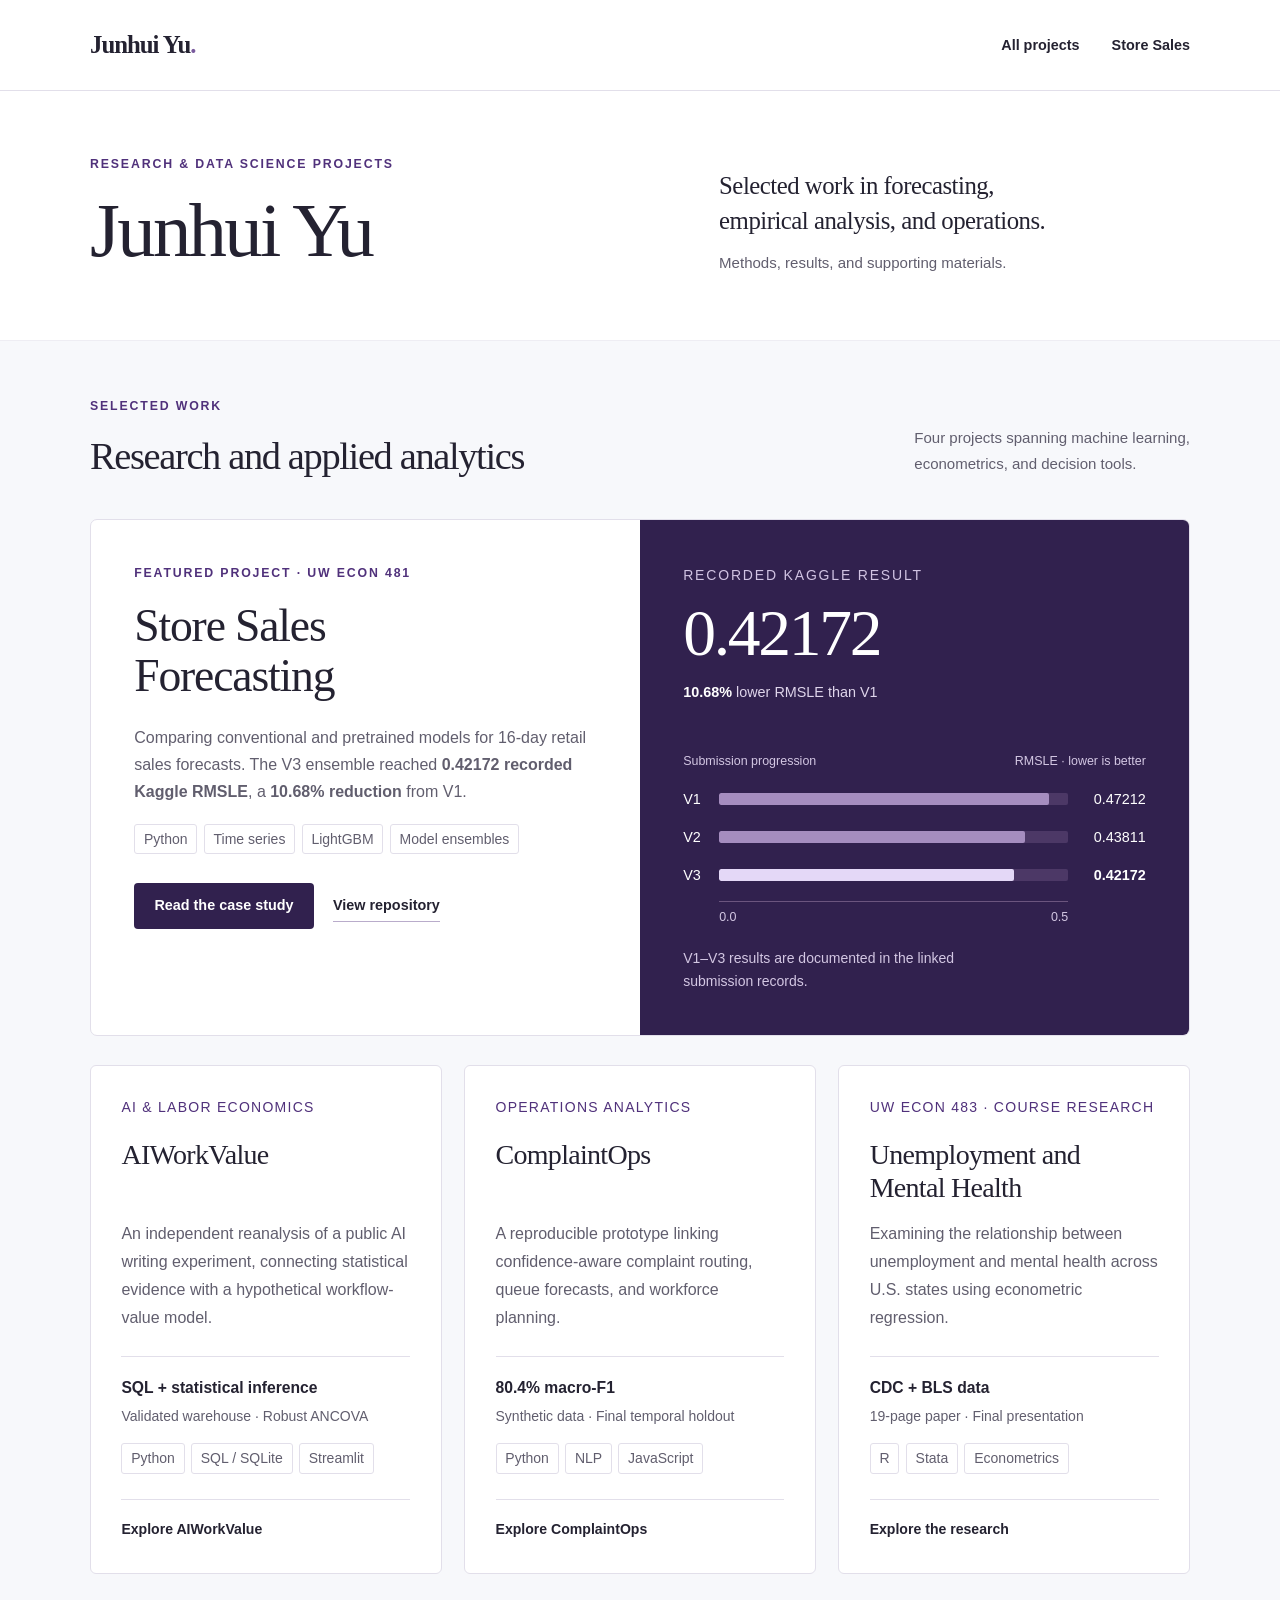
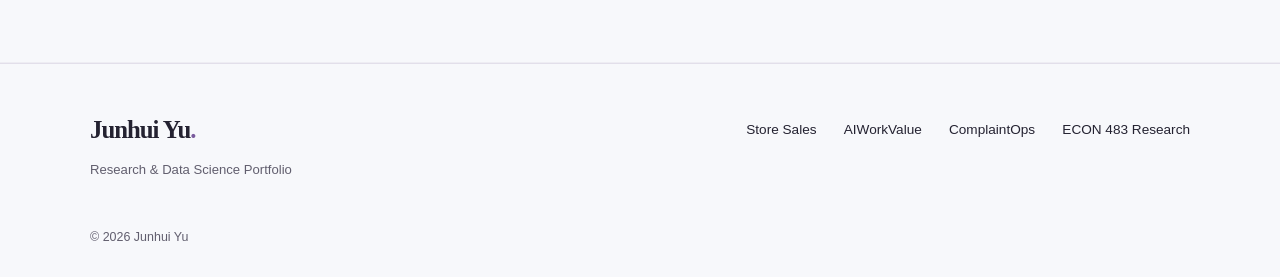
<file: index.html>
<!doctype html><html lang="en"><head><meta charset="utf-8"><meta name="viewport" content="width=device-width, initial-scale=1"><meta name="color-scheme" content="light"><meta name="description" content="Selected projects by Junhui Yu in retail forecasting, AI and work, operations analytics, and econometric research."><meta property="og:title" content="Junhui Yu | Research &amp; Data Science Portfolio"><meta property="og:description" content="Selected projects by Junhui Yu in retail forecasting, AI and work, operations analytics, and econometric research."><meta property="og:type" content="website"><meta name="theme-color" content="#31214e"><title>Junhui Yu | Research &amp; Data Science Portfolio</title><link rel="icon" href="favicon.svg" type="image/svg+xml"><link rel="stylesheet" href="styles.css"></head><body><a class="skip-link" href="#main">Skip to content</a><header class="site-header"><div class="shell header-inner"><a class="wordmark" href="index.html" aria-label="Junhui Yu home">Junhui Yu<span class="wordmark-dot">.</span></a><nav aria-label="Main navigation"><a href="index.html#projects">All projects</a><a href="store-sales.html">Store Sales</a></nav></div></header><main id="main"><section class="work-intro shell"><div><p class="eyebrow">Research &amp; data science projects</p><h1>Junhui Yu</h1></div><div class="intro-description"><p>Selected work in forecasting,<br class="desktop-break"> empirical analysis, and operations.</p><span>Methods, results, and supporting materials.</span></div></section>
<section class="projects-section" id="projects"><div class="shell"><div class="section-heading"><div><p class="eyebrow">Selected work</p><h2>Research and applied analytics</h2></div><p>Four projects spanning machine learning,<br class="desktop-break"> econometrics, and decision tools.</p></div>
<article class="featured-project"><div class="featured-copy"><p class="eyebrow">Featured project · UW ECON 481</p><h3><a href="store-sales.html">Store Sales<br class="desktop-break"> Forecasting</a></h3><p>Comparing conventional and pretrained models for 16-day retail sales forecasts. The V3 ensemble reached <strong>0.42172 recorded Kaggle RMSLE</strong>, a <strong>10.68% reduction</strong> from V1.</p><div class="tags"><span>Python</span><span>Time series</span><span>LightGBM</span><span>Model ensembles</span></div><div class="actions"><a class="button primary" href="store-sales.html">Read the case study</a><a href="https://github.com/Simon-Yu-3/StoreSalesForecasting" class="text-link" target="_blank" rel="noopener noreferrer">View repository<span class="sr-only"> (opens in a new tab)</span></a></div></div><div class="featured-evidence"><p class="evidence-label">Recorded Kaggle result</p><div class="big-score">0.42172</div><p class="score-change"><strong>10.68%</strong> lower RMSLE than V1</p><div class="score-chart" role="img" aria-label="Recorded Kaggle RMSLE: V1 0.47212, V2 0.43811, V3 0.42172. Lower is better."><div class="chart-top"><span>Submission progression</span><span>RMSLE · lower is better</span></div><div class="bar-row"><span>V1</span><div class="bar-track"><div class="bar" style="width:94.424%"></div></div><strong>0.47212</strong></div><div class="bar-row"><span>V2</span><div class="bar-track"><div class="bar" style="width:87.622%"></div></div><strong>0.43811</strong></div><div class="bar-row best"><span>V3</span><div class="bar-track"><div class="bar" style="width:84.344%"></div></div><strong>0.42172</strong></div><div class="chart-axis"><span>0.0</span><span>0.5</span></div></div><p class="chart-note">V1–V3 results are documented in the linked submission records.</p></div></article>
<div class="project-grid"><article class="project-card"><div class="card-category">AI &amp; labor economics</div><h3><a href="aiworkvalue.html">AIWorkValue</a></h3><p>An independent reanalysis of a public AI writing experiment, connecting statistical evidence with a hypothetical workflow-value model.</p><div class="card-evidence"><strong>SQL + statistical inference</strong><span>Validated warehouse · Robust ANCOVA</span></div><div class="tags"><span>Python</span><span>SQL / SQLite</span><span>Streamlit</span></div><a class="case-link" href="aiworkvalue.html">Explore AIWorkValue</a></article>
<article class="project-card"><div class="card-category">Operations analytics</div><h3><a href="complaintops.html">ComplaintOps</a></h3><p>A reproducible prototype linking confidence-aware complaint routing, queue forecasts, and workforce planning.</p><div class="card-evidence"><strong>80.4% macro-F1</strong><span>Synthetic data · Final temporal holdout</span></div><div class="tags"><span>Python</span><span>NLP</span><span>JavaScript</span></div><a class="case-link" href="complaintops.html">Explore ComplaintOps</a></article>
<article class="project-card"><div class="card-category">UW ECON 483 · Course research</div><h3><a href="unemployment-mental-health.html">Unemployment and<br> Mental Health</a></h3><p>Examining the relationship between unemployment and mental health across U.S. states using econometric regression.</p><div class="card-evidence"><strong>CDC + BLS data</strong><span>19-page paper · Final presentation</span></div><div class="tags"><span>R</span><span>Stata</span><span>Econometrics</span></div><a class="case-link" href="unemployment-mental-health.html">Explore the research</a></article></div></div></section>
</main><footer class="site-footer"><div class="shell footer-inner"><div><a class="wordmark" href="index.html">Junhui Yu<span class="wordmark-dot">.</span></a><p>Research &amp; Data Science Portfolio</p></div><nav class="footer-links" aria-label="Project navigation"><a href="store-sales.html">Store Sales</a><a href="aiworkvalue.html">AIWorkValue</a><a href="complaintops.html">ComplaintOps</a><a href="unemployment-mental-health.html">ECON 483 Research</a></nav></div><div class="shell footer-note">© 2026 Junhui Yu</div></footer></body></html>
</file>
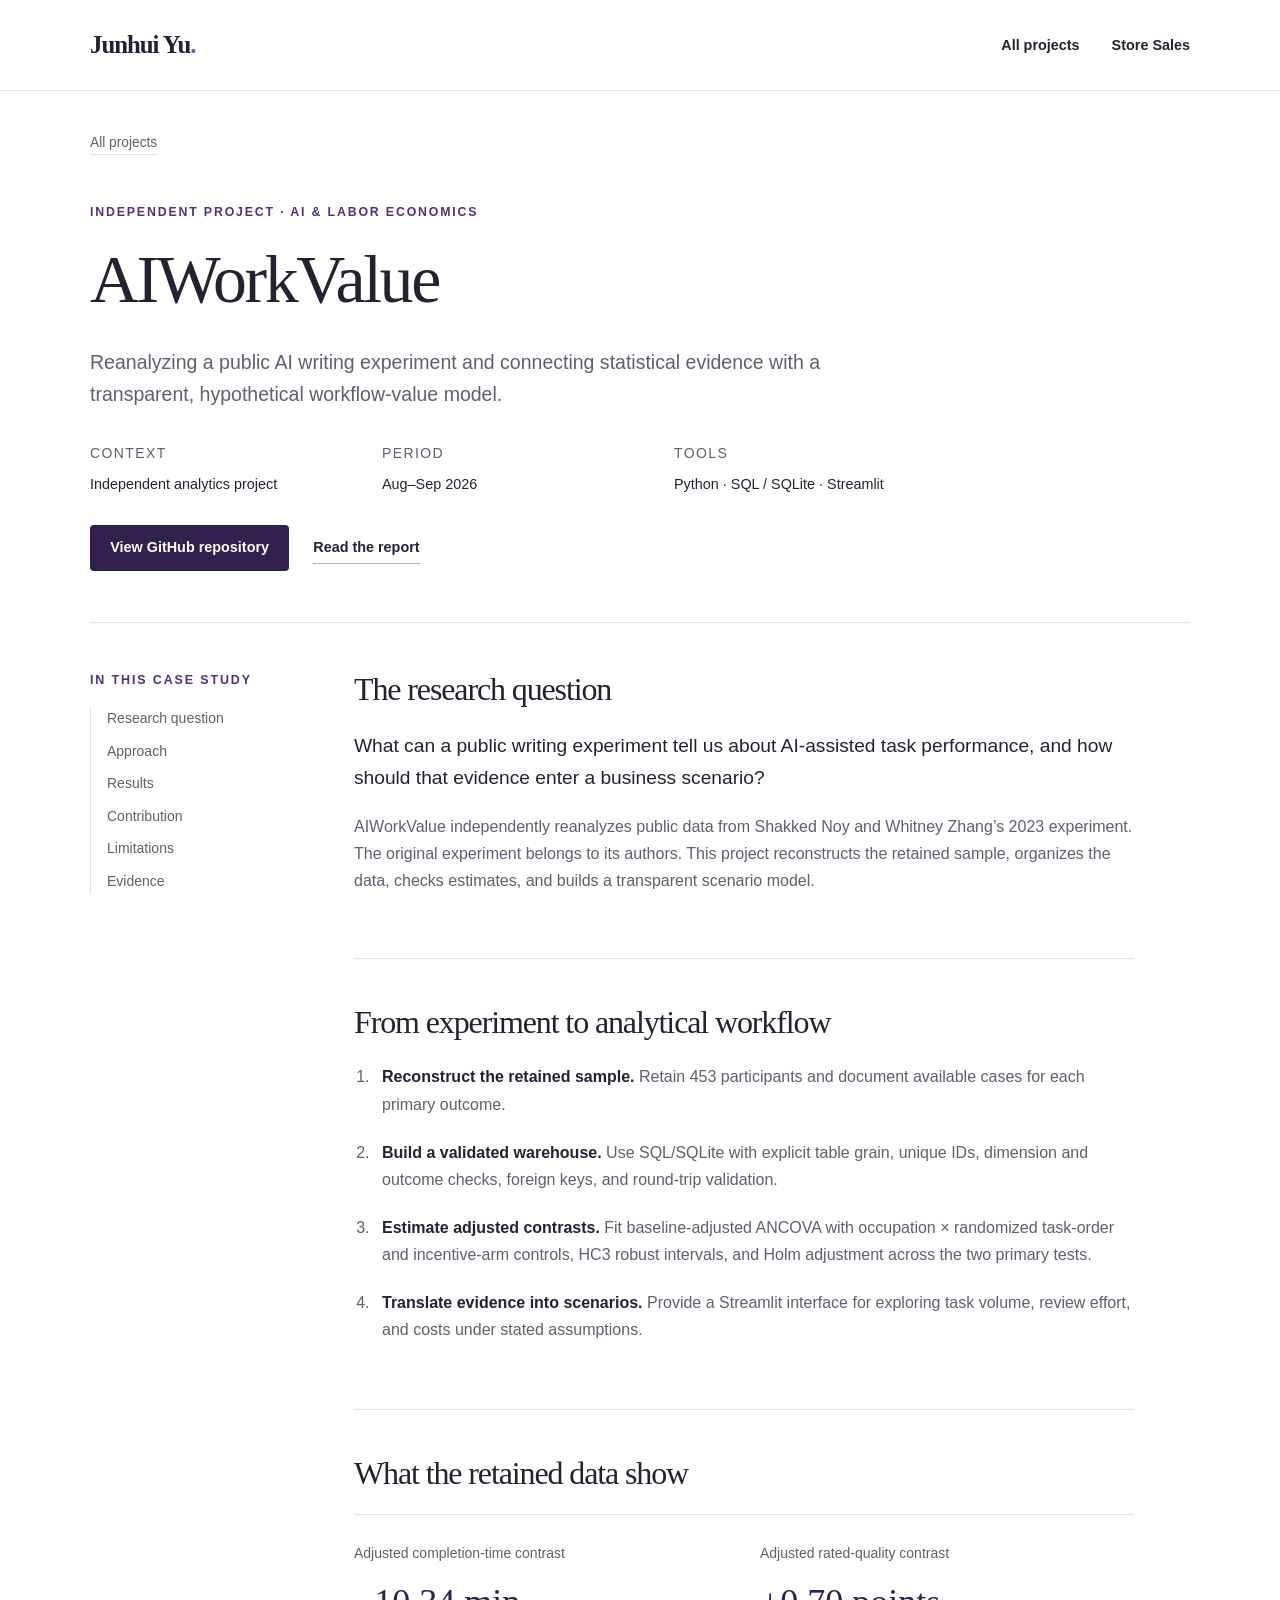
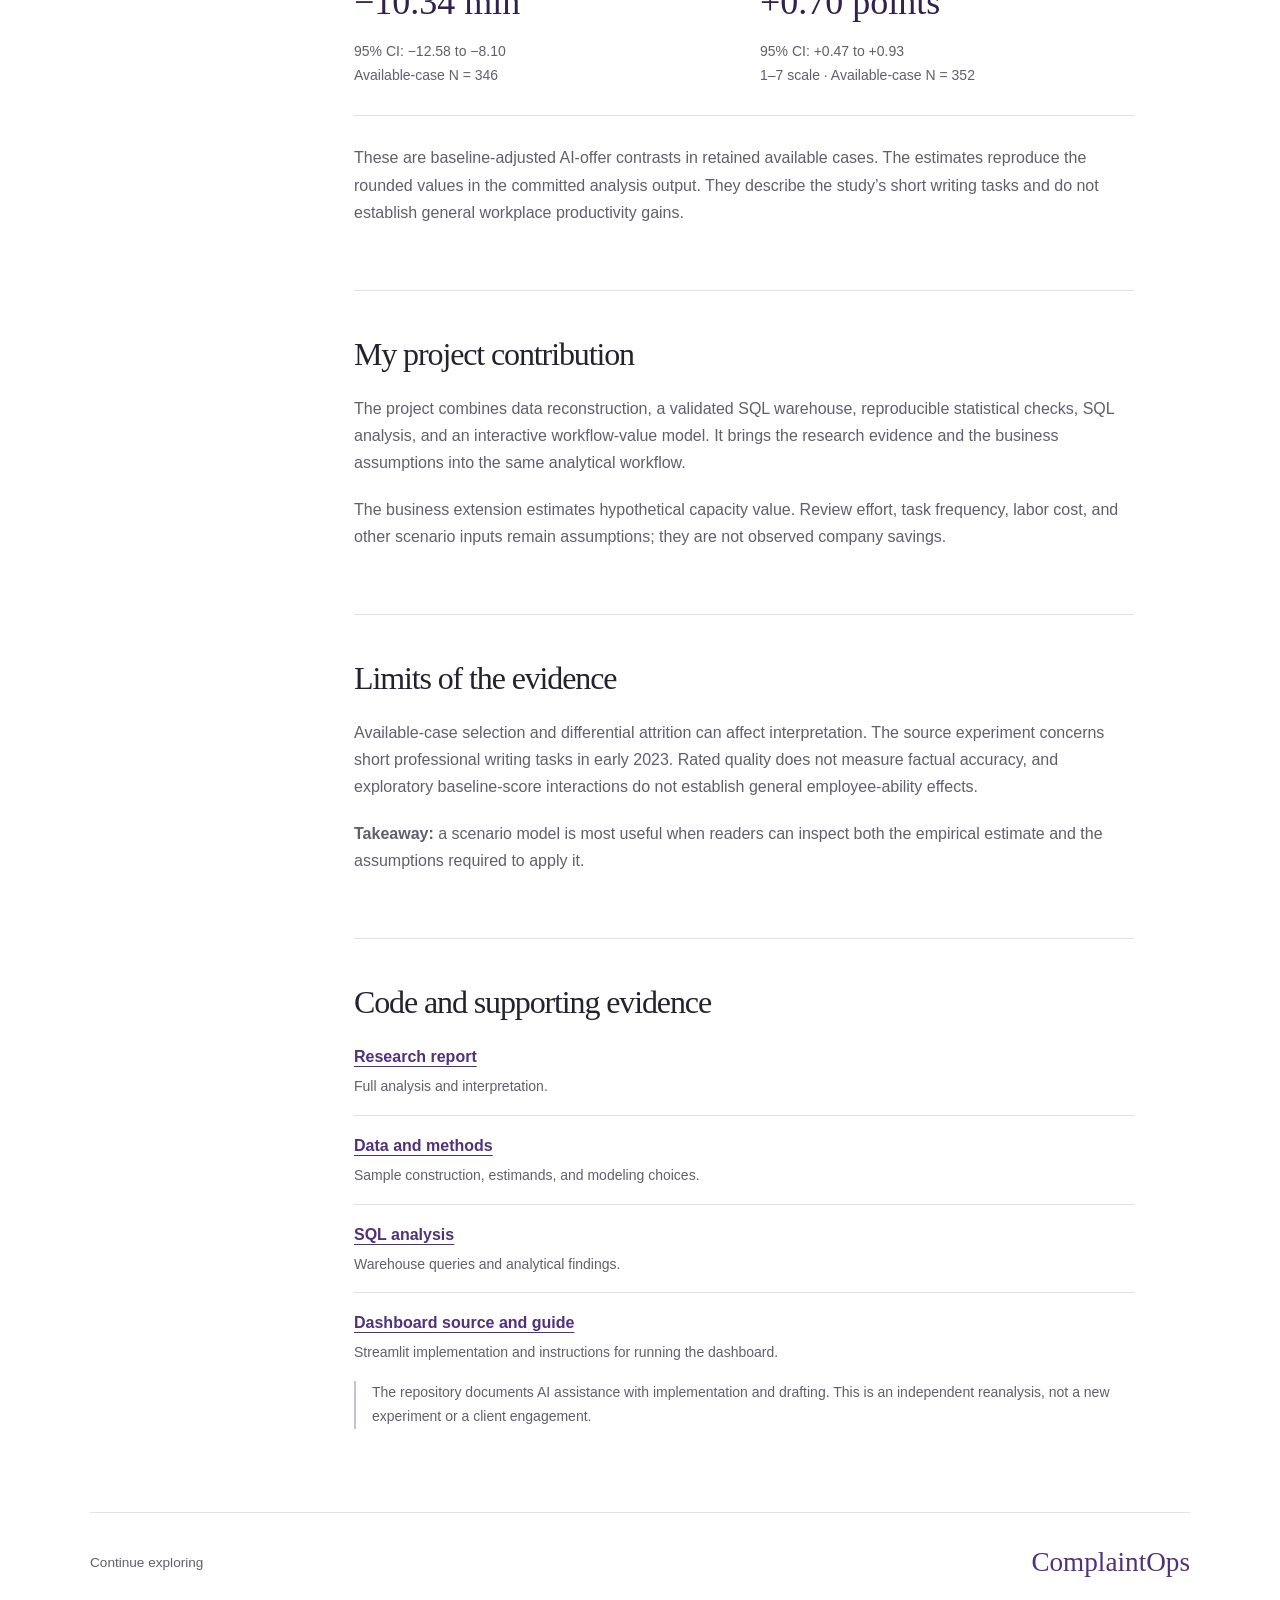
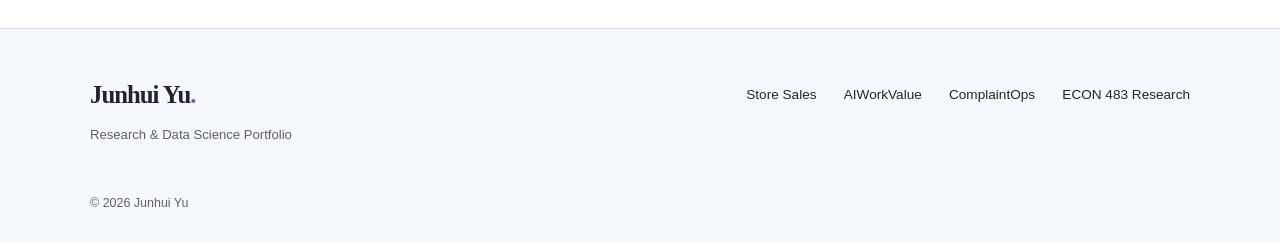
<file: aiworkvalue.html>
<!doctype html><html lang="en"><head><meta charset="utf-8"><meta name="viewport" content="width=device-width, initial-scale=1"><meta name="color-scheme" content="light"><meta name="description" content="Reanalyzing a public AI writing experiment and connecting statistical evidence with a transparent, hypothetical workflow-value model."><meta property="og:title" content="AIWorkValue | Junhui Yu"><meta property="og:description" content="Reanalyzing a public AI writing experiment and connecting statistical evidence with a transparent, hypothetical workflow-value model."><meta property="og:type" content="website"><meta name="theme-color" content="#31214e"><title>AIWorkValue | Junhui Yu</title><link rel="icon" href="favicon.svg" type="image/svg+xml"><link rel="stylesheet" href="styles.css"></head><body><a class="skip-link" href="#main">Skip to content</a><header class="site-header"><div class="shell header-inner"><a class="wordmark" href="index.html" aria-label="Junhui Yu home">Junhui Yu<span class="wordmark-dot">.</span></a><nav aria-label="Main navigation"><a href="index.html#projects">All projects</a><a href="store-sales.html">Store Sales</a></nav></div></header><main id="main"><div class="shell"><a class="back-link" href="index.html#projects">All projects</a><section class="study-hero"><p class="eyebrow">Independent project · AI & labor economics</p><h1>AIWorkValue</h1><p class="study-summary">Reanalyzing a public AI writing experiment and connecting statistical evidence with a transparent, hypothetical workflow-value model.</p><dl class="project-meta"><div><dt>Context</dt><dd>Independent analytics project</dd></div><div><dt>Period</dt><dd>Aug–Sep 2026</dd></div><div><dt>Tools</dt><dd>Python · SQL / SQLite · Streamlit</dd></div></dl><div class="actions"><a href="https://github.com/Simon-Yu-analytics/AIWorkValue" class="button primary" target="_blank" rel="noopener noreferrer">View GitHub repository<span class="sr-only"> (opens in a new tab)</span></a><a href="https://github.com/Simon-Yu-analytics/AIWorkValue/blob/main/reports/AIWorkValue_Research_Report.pdf" class="text-link" target="_blank" rel="noopener noreferrer">Read the report<span class="sr-only"> (opens in a new tab)</span></a></div></section><div class="study-layout"><aside class="study-sidebar"><p class="eyebrow">In this case study</p><nav aria-label="Case study sections"><a href="#question">Research question</a><a href="#approach">Approach</a><a href="#results">Results</a><a href="#contribution">Contribution</a><a href="#limits">Limitations</a><a href="#evidence">Evidence</a></nav></aside><article class="study-content"><section class="study-section" id="question"><h2>The research question</h2><p class="lead">What can a public writing experiment tell us about AI-assisted task performance, and how should that evidence enter a business scenario?</p><p>AIWorkValue independently reanalyzes public data from Shakked Noy and Whitney Zhang’s 2023 experiment. The original experiment belongs to its authors. This project reconstructs the retained sample, organizes the data, checks estimates, and builds a transparent scenario model.</p></section><section class="study-section" id="approach"><h2>From experiment to analytical workflow</h2><ol class="method-list"><li><strong>Reconstruct the retained sample.</strong> Retain 453 participants and document available cases for each primary outcome.</li><li><strong>Build a validated warehouse.</strong> Use SQL/SQLite with explicit table grain, unique IDs, dimension and outcome checks, foreign keys, and round-trip validation.</li><li><strong>Estimate adjusted contrasts.</strong> Fit baseline-adjusted ANCOVA with occupation × randomized task-order and incentive-arm controls, HC3 robust intervals, and Holm adjustment across the two primary tests.</li><li><strong>Translate evidence into scenarios.</strong> Provide a Streamlit interface for exploring task volume, review effort, and costs under stated assumptions.</li></ol></section><section class="study-section" id="results"><h2>What the retained data show</h2><div class="result-pair"><div><span>Adjusted completion-time contrast</span><strong>−10.34 min</strong><p>95% CI: −12.58 to −8.10<br>Available-case N = 346</p></div><div><span>Adjusted rated-quality contrast</span><strong>+0.70 points</strong><p>95% CI: +0.47 to +0.93<br>1–7 scale · Available-case N = 352</p></div></div><p>These are baseline-adjusted AI-offer contrasts in retained available cases. The estimates reproduce the rounded values in the committed analysis output. They describe the study’s short writing tasks and do not establish general workplace productivity gains.</p></section><section class="study-section" id="contribution"><h2>My project contribution</h2><p>The project combines data reconstruction, a validated SQL warehouse, reproducible statistical checks, SQL analysis, and an interactive workflow-value model. It brings the research evidence and the business assumptions into the same analytical workflow.</p><p>The business extension estimates hypothetical capacity value. Review effort, task frequency, labor cost, and other scenario inputs remain assumptions; they are not observed company savings.</p></section><section class="study-section" id="limits"><h2>Limits of the evidence</h2><p>Available-case selection and differential attrition can affect interpretation. The source experiment concerns short professional writing tasks in early 2023. Rated quality does not measure factual accuracy, and exploratory baseline-score interactions do not establish general employee-ability effects.</p><p><strong>Takeaway:</strong> a scenario model is most useful when readers can inspect both the empirical estimate and the assumptions required to apply it.</p></section><section class="study-section" id="evidence"><h2>Code and supporting evidence</h2><ul class="resource-list"><li><a href="https://github.com/Simon-Yu-analytics/AIWorkValue/blob/main/reports/AIWorkValue_Research_Report.pdf" class="" target="_blank" rel="noopener noreferrer">Research report<span class="sr-only"> (opens in a new tab)</span></a><span>Full analysis and interpretation.</span></li><li><a href="https://github.com/Simon-Yu-analytics/AIWorkValue/blob/main/docs/DATA_AND_METHODS.md" class="" target="_blank" rel="noopener noreferrer">Data and methods<span class="sr-only"> (opens in a new tab)</span></a><span>Sample construction, estimands, and modeling choices.</span></li><li><a href="https://github.com/Simon-Yu-analytics/AIWorkValue/blob/main/reports/SQL_Analysis.md" class="" target="_blank" rel="noopener noreferrer">SQL analysis<span class="sr-only"> (opens in a new tab)</span></a><span>Warehouse queries and analytical findings.</span></li><li><a href="https://github.com/Simon-Yu-analytics/AIWorkValue/tree/main/dashboard" class="" target="_blank" rel="noopener noreferrer">Dashboard source and guide<span class="sr-only"> (opens in a new tab)</span></a><span>Streamlit implementation and instructions for running the dashboard.</span></li></ul><p class="source-note">The repository documents AI assistance with implementation and drafting. This is an independent reanalysis, not a new experiment or a client engagement.</p></section></article></div><div class="next-project"><span>Continue exploring</span><a href="complaintops.html">ComplaintOps</a></div></div></main><footer class="site-footer"><div class="shell footer-inner"><div><a class="wordmark" href="index.html">Junhui Yu<span class="wordmark-dot">.</span></a><p>Research &amp; Data Science Portfolio</p></div><nav class="footer-links" aria-label="Project navigation"><a href="store-sales.html">Store Sales</a><a href="aiworkvalue.html">AIWorkValue</a><a href="complaintops.html">ComplaintOps</a><a href="unemployment-mental-health.html">ECON 483 Research</a></nav></div><div class="shell footer-note">© 2026 Junhui Yu</div></footer></body></html>
</file>
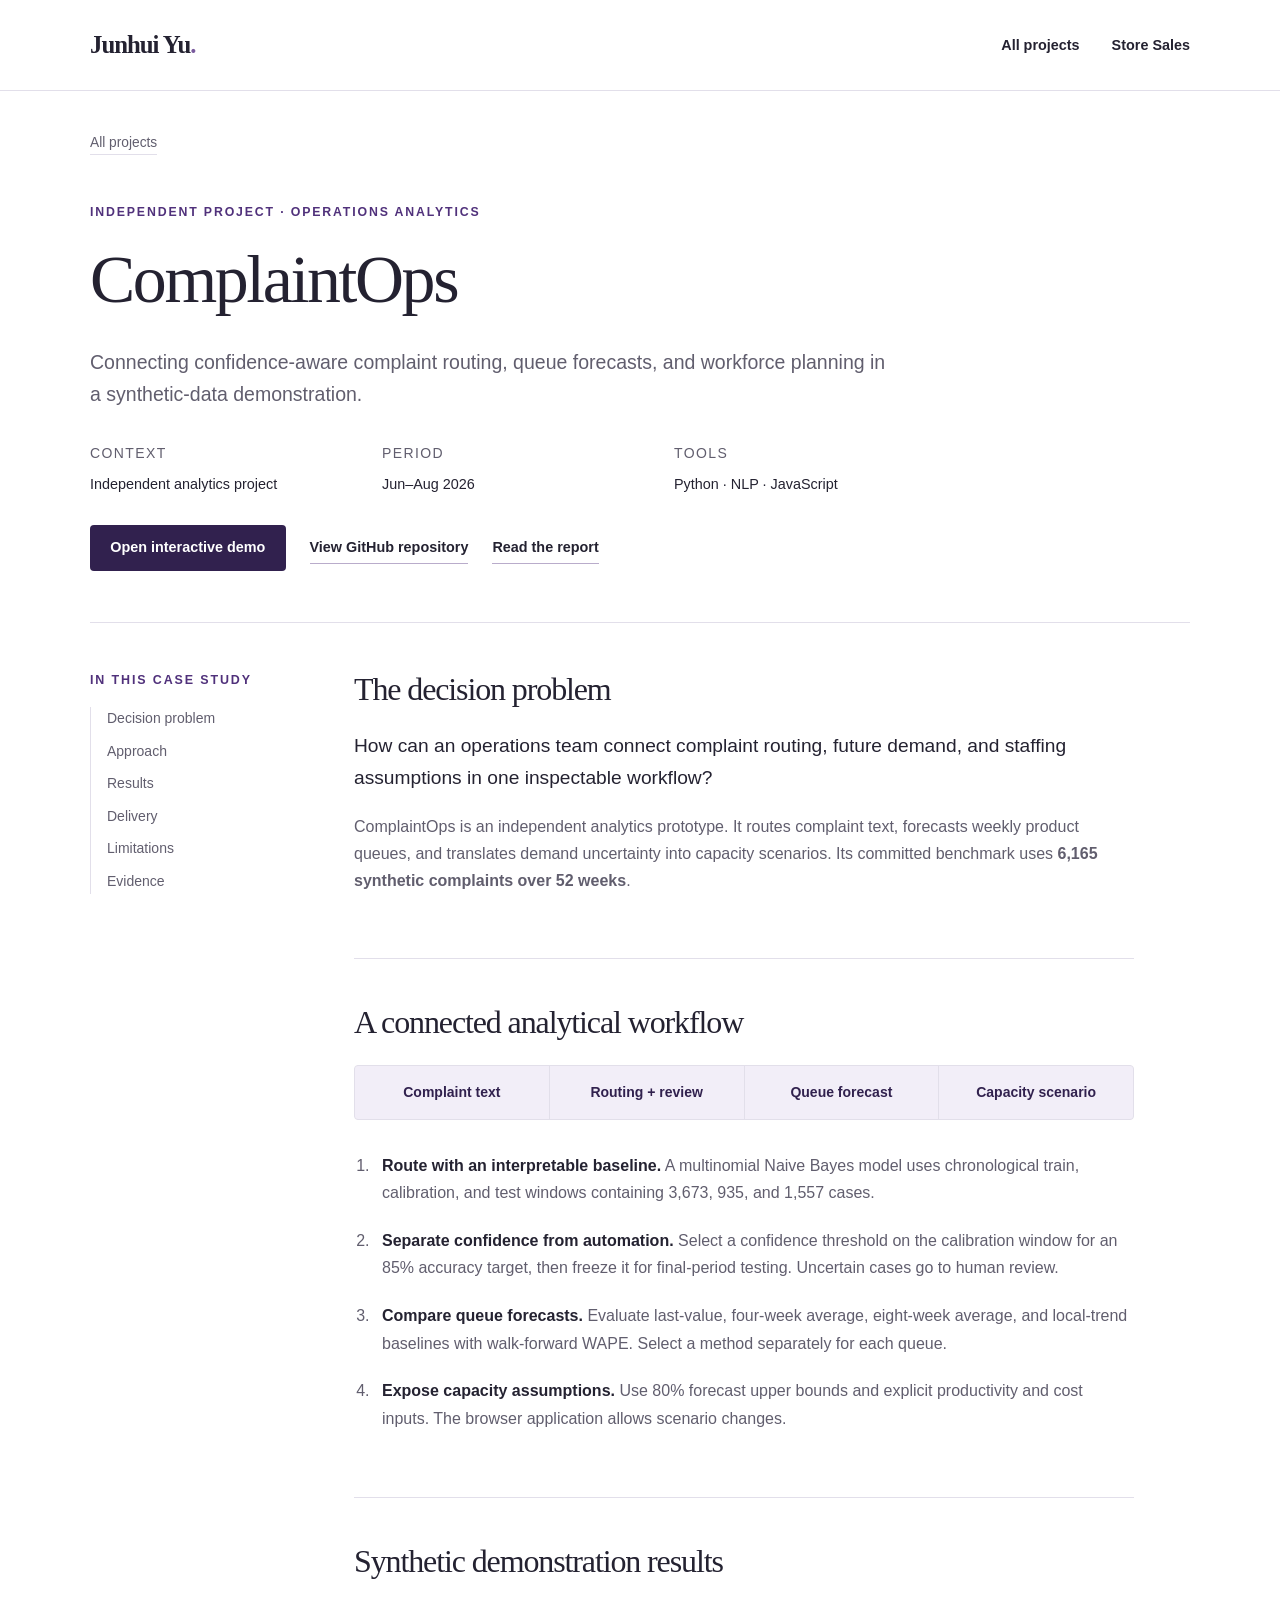
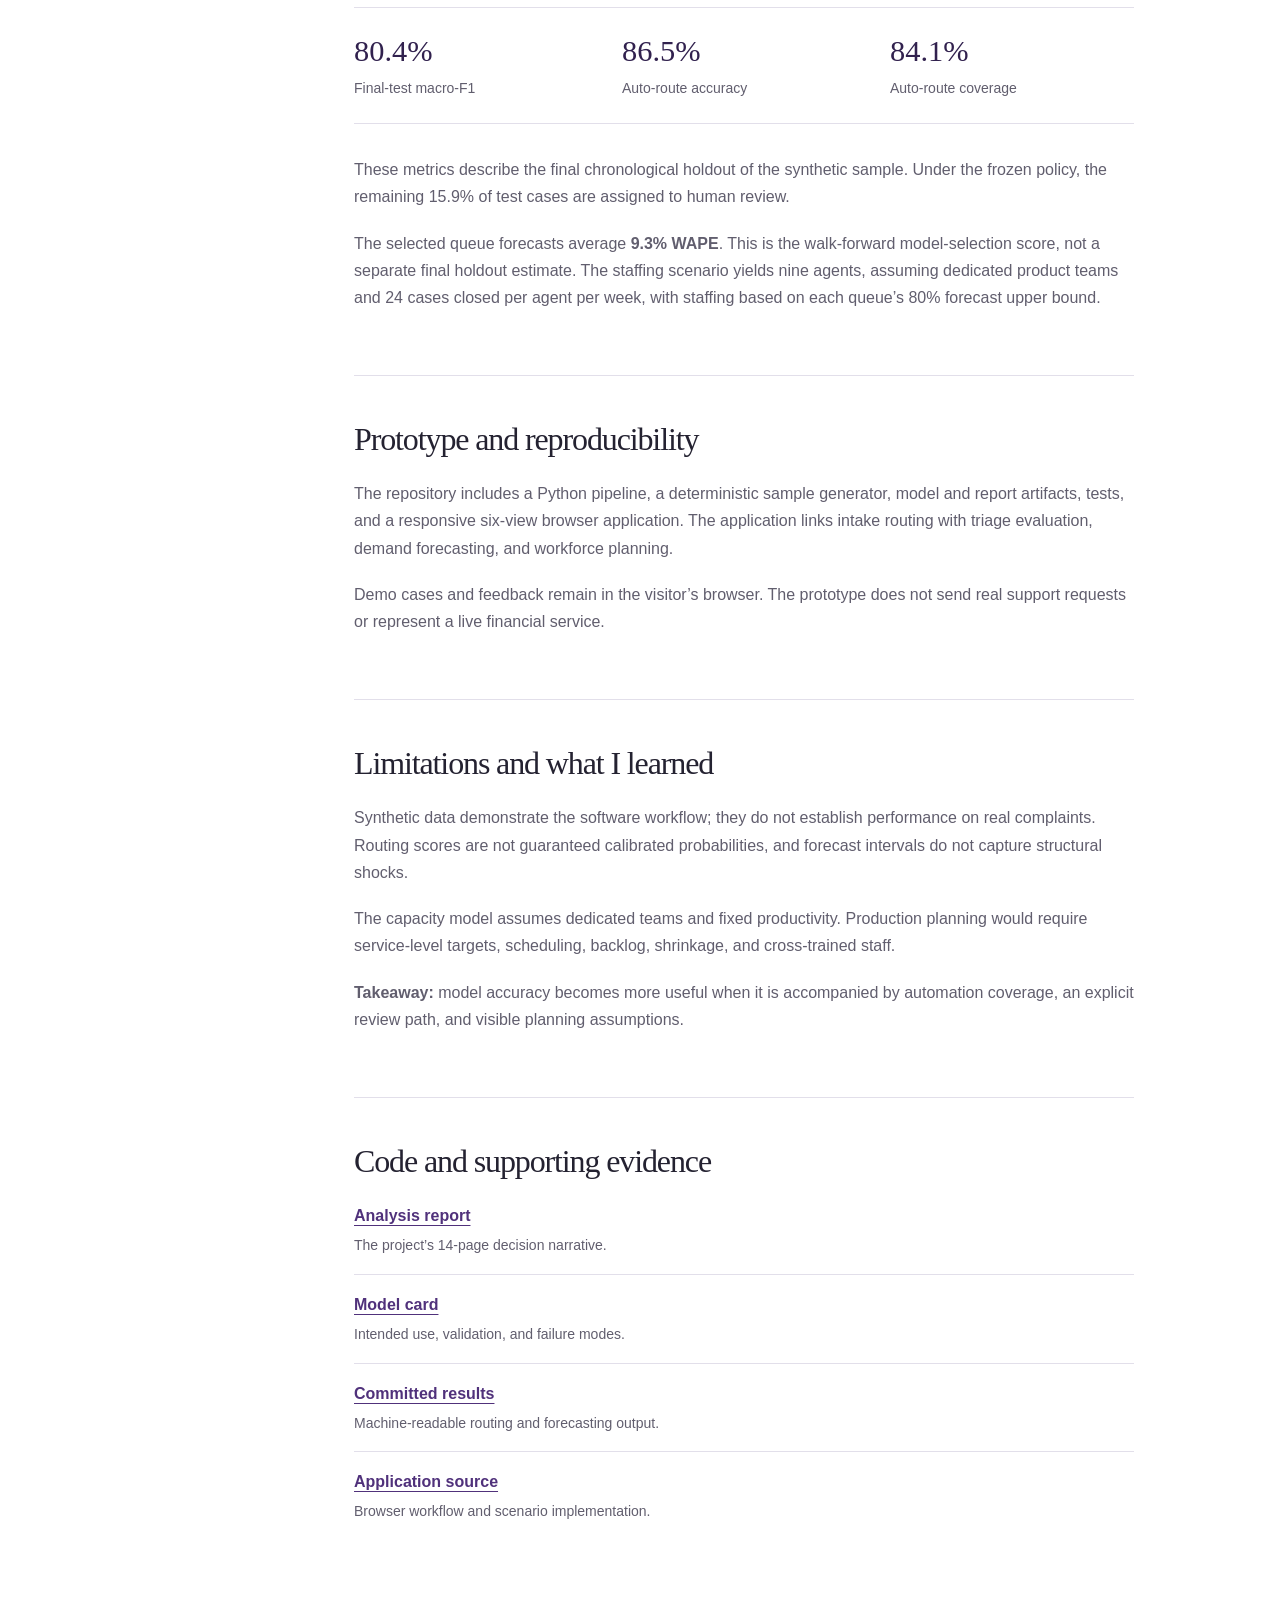
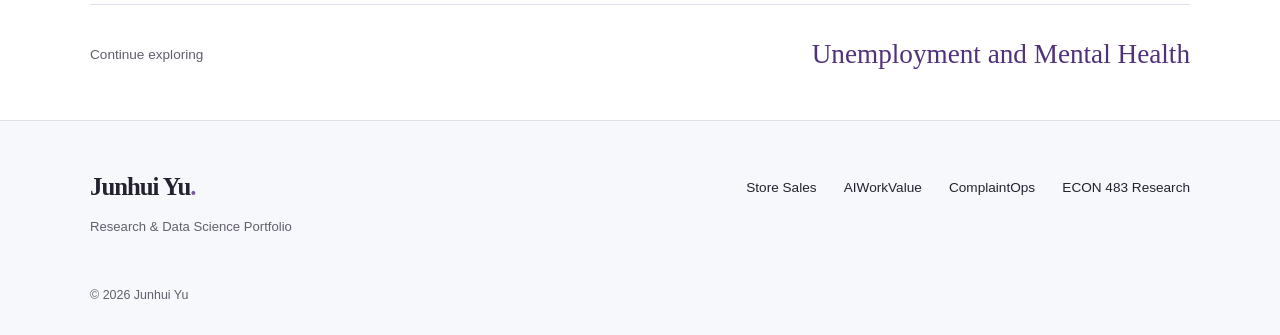
<file: complaintops.html>
<!doctype html><html lang="en"><head><meta charset="utf-8"><meta name="viewport" content="width=device-width, initial-scale=1"><meta name="color-scheme" content="light"><meta name="description" content="Connecting confidence-aware complaint routing, queue forecasts, and workforce planning in a synthetic-data demonstration."><meta property="og:title" content="ComplaintOps | Junhui Yu"><meta property="og:description" content="Connecting confidence-aware complaint routing, queue forecasts, and workforce planning in a synthetic-data demonstration."><meta property="og:type" content="website"><meta name="theme-color" content="#31214e"><title>ComplaintOps | Junhui Yu</title><link rel="icon" href="favicon.svg" type="image/svg+xml"><link rel="stylesheet" href="styles.css"></head><body><a class="skip-link" href="#main">Skip to content</a><header class="site-header"><div class="shell header-inner"><a class="wordmark" href="index.html" aria-label="Junhui Yu home">Junhui Yu<span class="wordmark-dot">.</span></a><nav aria-label="Main navigation"><a href="index.html#projects">All projects</a><a href="store-sales.html">Store Sales</a></nav></div></header><main id="main"><div class="shell"><a class="back-link" href="index.html#projects">All projects</a><section class="study-hero"><p class="eyebrow">Independent project · Operations analytics</p><h1>ComplaintOps</h1><p class="study-summary">Connecting confidence-aware complaint routing, queue forecasts, and workforce planning in a synthetic-data demonstration.</p><dl class="project-meta"><div><dt>Context</dt><dd>Independent analytics project</dd></div><div><dt>Period</dt><dd>Jun–Aug 2026</dd></div><div><dt>Tools</dt><dd>Python · NLP · JavaScript</dd></div></dl><div class="actions"><a href="https://simon-yu-analytics.github.io/Complaintops/" class="button primary" target="_blank" rel="noopener noreferrer">Open interactive demo<span class="sr-only"> (opens in a new tab)</span></a><a href="https://github.com/Simon-Yu-analytics/Complaintops" class="text-link" target="_blank" rel="noopener noreferrer">View GitHub repository<span class="sr-only"> (opens in a new tab)</span></a><a href="https://github.com/Simon-Yu-analytics/Complaintops/blob/main/reports/ComplaintOps_Analysis_Report.pdf" class="text-link" target="_blank" rel="noopener noreferrer">Read the report<span class="sr-only"> (opens in a new tab)</span></a></div></section><div class="study-layout"><aside class="study-sidebar"><p class="eyebrow">In this case study</p><nav aria-label="Case study sections"><a href="#question">Decision problem</a><a href="#approach">Approach</a><a href="#results">Results</a><a href="#delivery">Delivery</a><a href="#limits">Limitations</a><a href="#evidence">Evidence</a></nav></aside><article class="study-content"><section class="study-section" id="question"><h2>The decision problem</h2><p class="lead">How can an operations team connect complaint routing, future demand, and staffing assumptions in one inspectable workflow?</p><p>ComplaintOps is an independent analytics prototype. It routes complaint text, forecasts weekly product queues, and translates demand uncertainty into capacity scenarios. Its committed benchmark uses <strong>6,165 synthetic complaints over 52 weeks</strong>.</p></section><section class="study-section" id="approach"><h2>A connected analytical workflow</h2><div class="workflow" aria-label="Workflow stages"><span>Complaint text</span><span>Routing + review</span><span>Queue forecast</span><span>Capacity scenario</span></div><ol class="method-list"><li><strong>Route with an interpretable baseline.</strong> A multinomial Naive Bayes model uses chronological train, calibration, and test windows containing 3,673, 935, and 1,557 cases.</li><li><strong>Separate confidence from automation.</strong> Select a confidence threshold on the calibration window for an 85% accuracy target, then freeze it for final-period testing. Uncertain cases go to human review.</li><li><strong>Compare queue forecasts.</strong> Evaluate last-value, four-week average, eight-week average, and local-trend baselines with walk-forward WAPE. Select a method separately for each queue.</li><li><strong>Expose capacity assumptions.</strong> Use 80% forecast upper bounds and explicit productivity and cost inputs. The browser application allows scenario changes.</li></ol></section><section class="study-section" id="results"><h2>Synthetic demonstration results</h2><div class="stat-grid"><div><strong>80.4%</strong><span>Final-test macro-F1</span></div><div><strong>86.5%</strong><span>Auto-route accuracy</span></div><div><strong>84.1%</strong><span>Auto-route coverage</span></div></div><p>These metrics describe the final chronological holdout of the synthetic sample. Under the frozen policy, the remaining 15.9% of test cases are assigned to human review.</p><p>The selected queue forecasts average <strong>9.3% WAPE</strong>. This is the walk-forward model-selection score, not a separate final holdout estimate. The staffing scenario yields nine agents, assuming dedicated product teams and 24 cases closed per agent per week, with staffing based on each queue’s 80% forecast upper bound.</p></section><section class="study-section" id="delivery"><h2>Prototype and reproducibility</h2><p>The repository includes a Python pipeline, a deterministic sample generator, model and report artifacts, tests, and a responsive six-view browser application. The application links intake routing with triage evaluation, demand forecasting, and workforce planning.</p><p>Demo cases and feedback remain in the visitor’s browser. The prototype does not send real support requests or represent a live financial service.</p></section><section class="study-section" id="limits"><h2>Limitations and what I learned</h2><p>Synthetic data demonstrate the software workflow; they do not establish performance on real complaints. Routing scores are not guaranteed calibrated probabilities, and forecast intervals do not capture structural shocks.</p><p>The capacity model assumes dedicated teams and fixed productivity. Production planning would require service-level targets, scheduling, backlog, shrinkage, and cross-trained staff.</p><p><strong>Takeaway:</strong> model accuracy becomes more useful when it is accompanied by automation coverage, an explicit review path, and visible planning assumptions.</p></section><section class="study-section" id="evidence"><h2>Code and supporting evidence</h2><ul class="resource-list"><li><a href="https://github.com/Simon-Yu-analytics/Complaintops/blob/main/reports/ComplaintOps_Analysis_Report.pdf" class="" target="_blank" rel="noopener noreferrer">Analysis report<span class="sr-only"> (opens in a new tab)</span></a><span>The project’s 14-page decision narrative.</span></li><li><a href="https://github.com/Simon-Yu-analytics/Complaintops/blob/main/docs/MODEL_CARD.md" class="" target="_blank" rel="noopener noreferrer">Model card<span class="sr-only"> (opens in a new tab)</span></a><span>Intended use, validation, and failure modes.</span></li><li><a href="https://github.com/Simon-Yu-analytics/Complaintops/blob/main/reports/results.json" class="" target="_blank" rel="noopener noreferrer">Committed results<span class="sr-only"> (opens in a new tab)</span></a><span>Machine-readable routing and forecasting output.</span></li><li><a href="https://github.com/Simon-Yu-analytics/Complaintops/tree/main/dashboard" class="" target="_blank" rel="noopener noreferrer">Application source<span class="sr-only"> (opens in a new tab)</span></a><span>Browser workflow and scenario implementation.</span></li></ul></section></article></div><div class="next-project"><span>Continue exploring</span><a href="unemployment-mental-health.html">Unemployment and Mental Health</a></div></div></main><footer class="site-footer"><div class="shell footer-inner"><div><a class="wordmark" href="index.html">Junhui Yu<span class="wordmark-dot">.</span></a><p>Research &amp; Data Science Portfolio</p></div><nav class="footer-links" aria-label="Project navigation"><a href="store-sales.html">Store Sales</a><a href="aiworkvalue.html">AIWorkValue</a><a href="complaintops.html">ComplaintOps</a><a href="unemployment-mental-health.html">ECON 483 Research</a></nav></div><div class="shell footer-note">© 2026 Junhui Yu</div></footer></body></html>
</file>
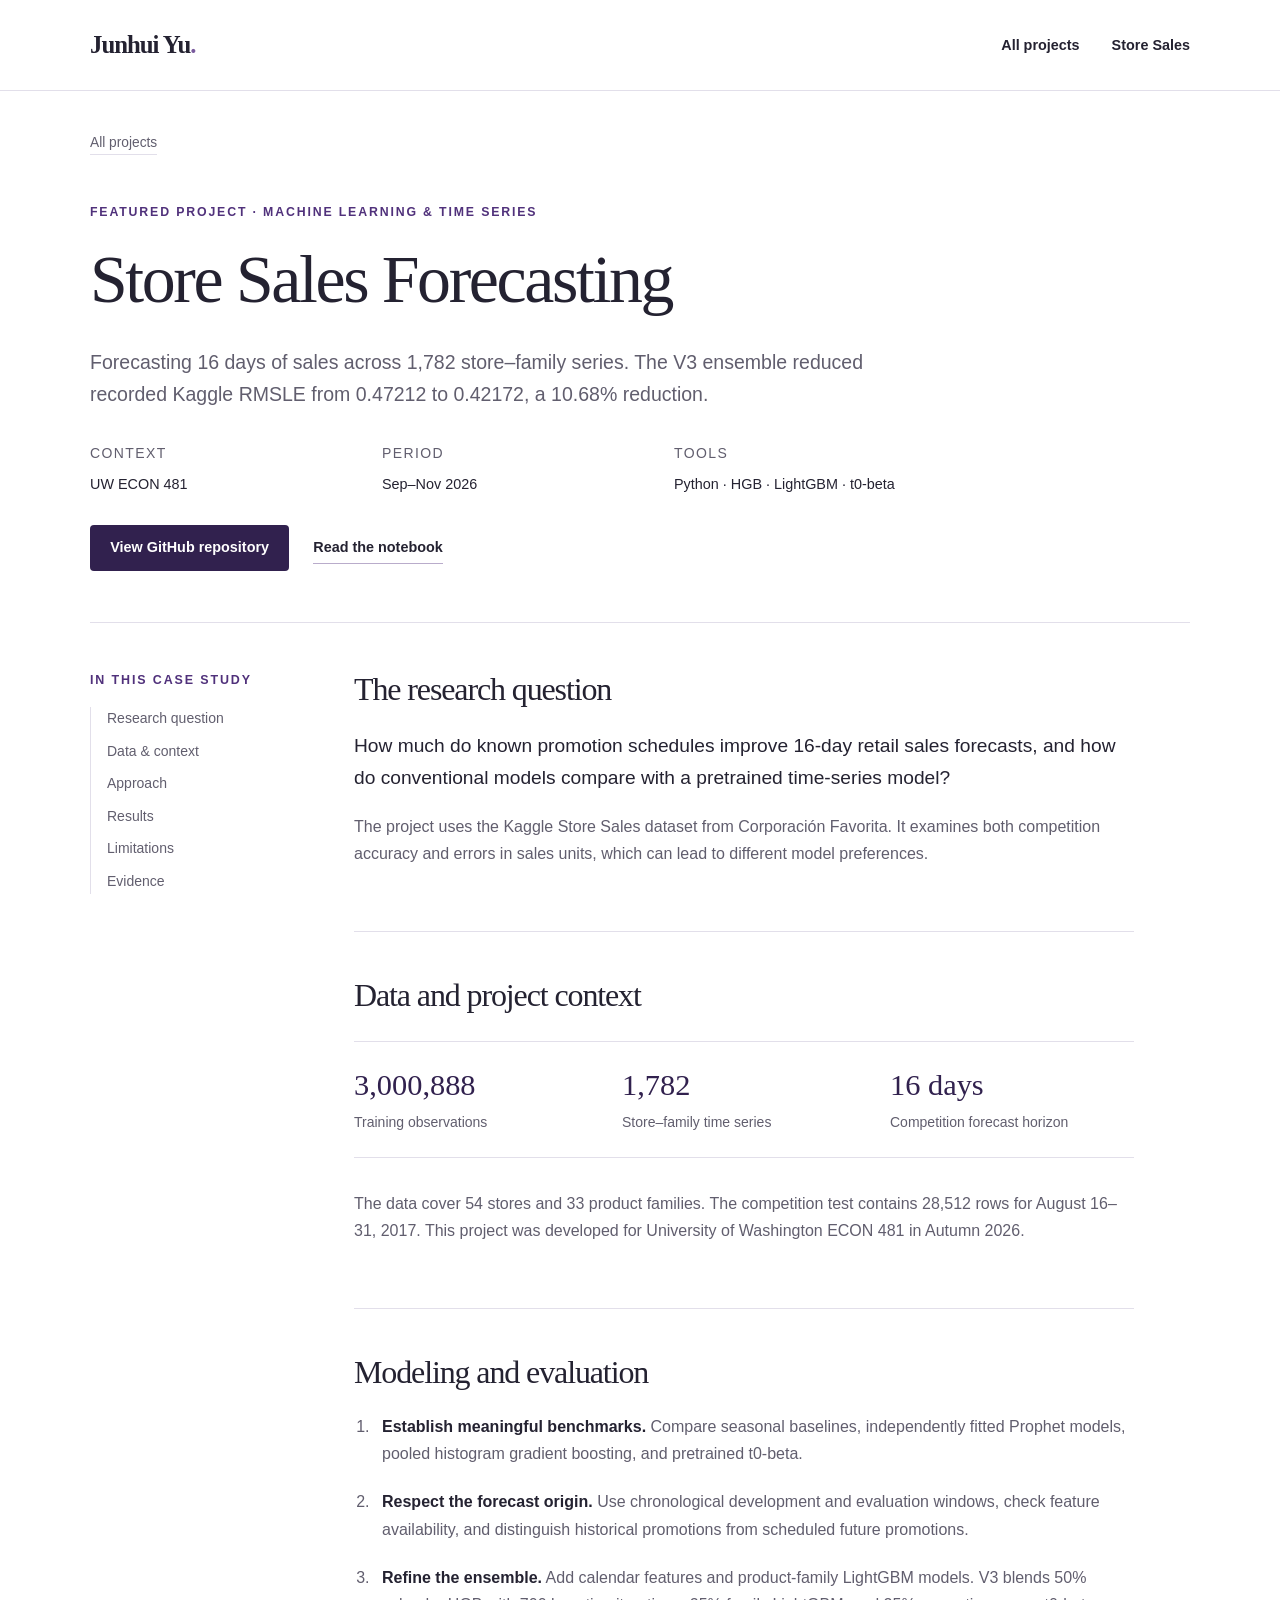
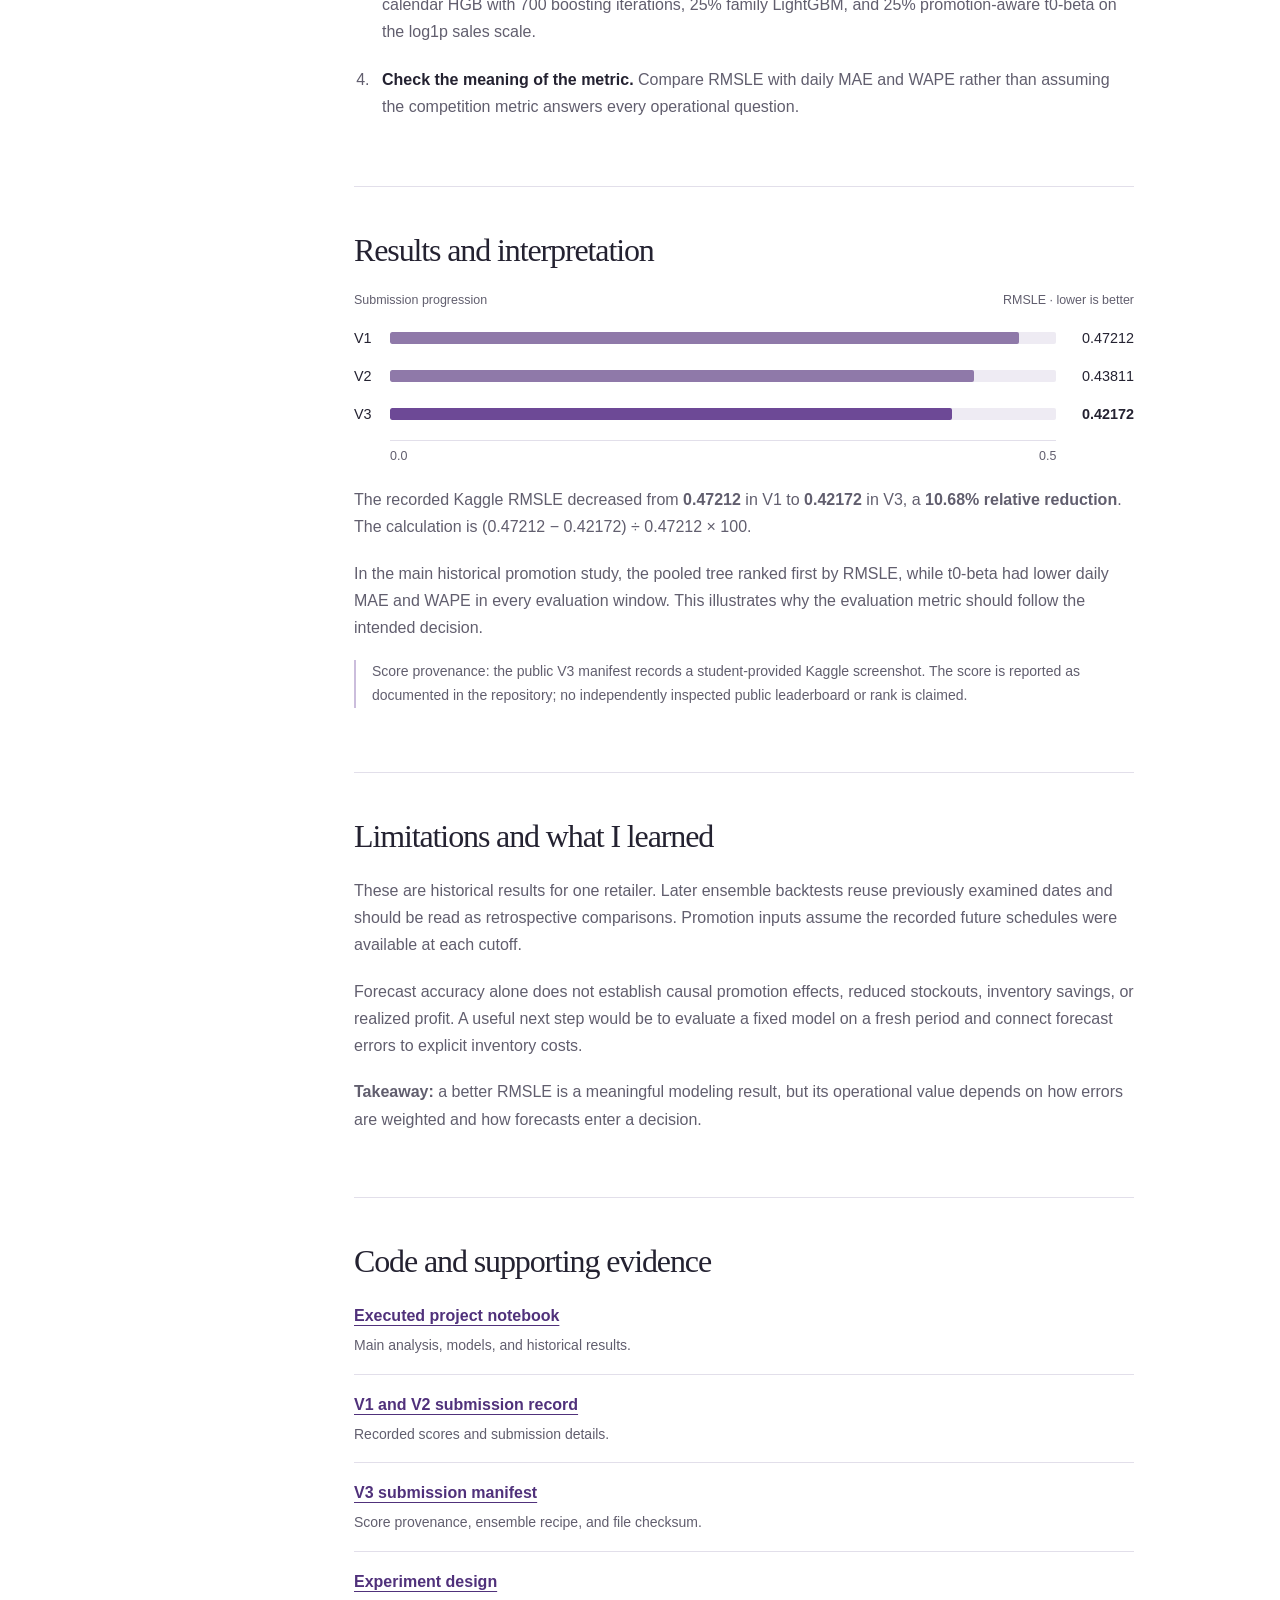
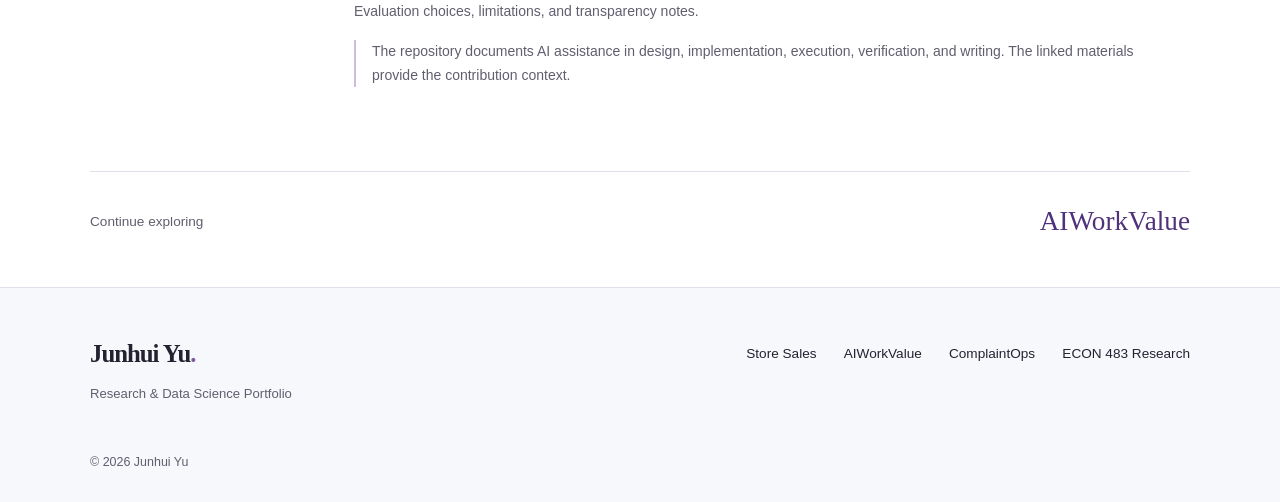
<file: store-sales.html>
<!doctype html><html lang="en"><head><meta charset="utf-8"><meta name="viewport" content="width=device-width, initial-scale=1"><meta name="color-scheme" content="light"><meta name="description" content="Forecasting 16 days of sales across 1,782 store–family series. The V3 ensemble reduced recorded Kaggle RMSLE from 0.47212 to 0.42172, a 10.68% reduction."><meta property="og:title" content="Store Sales Forecasting | Junhui Yu"><meta property="og:description" content="Forecasting 16 days of sales across 1,782 store–family series. The V3 ensemble reduced recorded Kaggle RMSLE from 0.47212 to 0.42172, a 10.68% reduction."><meta property="og:type" content="website"><meta name="theme-color" content="#31214e"><title>Store Sales Forecasting | Junhui Yu</title><link rel="icon" href="favicon.svg" type="image/svg+xml"><link rel="stylesheet" href="styles.css"></head><body><a class="skip-link" href="#main">Skip to content</a><header class="site-header"><div class="shell header-inner"><a class="wordmark" href="index.html" aria-label="Junhui Yu home">Junhui Yu<span class="wordmark-dot">.</span></a><nav aria-label="Main navigation"><a href="index.html#projects">All projects</a><a href="store-sales.html">Store Sales</a></nav></div></header><main id="main"><div class="shell"><a class="back-link" href="index.html#projects">All projects</a><section class="study-hero"><p class="eyebrow">Featured project · Machine learning & time series</p><h1>Store Sales Forecasting</h1><p class="study-summary">Forecasting 16 days of sales across 1,782 store–family series. The V3 ensemble reduced recorded Kaggle RMSLE from 0.47212 to 0.42172, a 10.68% reduction.</p><dl class="project-meta"><div><dt>Context</dt><dd>UW ECON 481</dd></div><div><dt>Period</dt><dd>Sep–Nov 2026</dd></div><div><dt>Tools</dt><dd>Python · HGB · LightGBM · t0-beta</dd></div></dl><div class="actions"><a href="https://github.com/Simon-Yu-3/StoreSalesForecasting" class="button primary" target="_blank" rel="noopener noreferrer">View GitHub repository<span class="sr-only"> (opens in a new tab)</span></a><a href="https://github.com/Simon-Yu-3/StoreSalesForecasting/blob/main/project.ipynb" class="text-link" target="_blank" rel="noopener noreferrer">Read the notebook<span class="sr-only"> (opens in a new tab)</span></a></div></section><div class="study-layout"><aside class="study-sidebar"><p class="eyebrow">In this case study</p><nav aria-label="Case study sections"><a href="#question">Research question</a><a href="#data">Data & context</a><a href="#approach">Approach</a><a href="#results">Results</a><a href="#limits">Limitations</a><a href="#evidence">Evidence</a></nav></aside><article class="study-content"><section class="study-section" id="question"><h2>The research question</h2><p class="lead">How much do known promotion schedules improve 16-day retail sales forecasts, and how do conventional models compare with a pretrained time-series model?</p><p>The project uses the Kaggle Store Sales dataset from Corporación Favorita. It examines both competition accuracy and errors in sales units, which can lead to different model preferences.</p></section><section class="study-section" id="data"><h2>Data and project context</h2><div class="stat-grid"><div><strong>3,000,888</strong><span>Training observations</span></div><div><strong>1,782</strong><span>Store–family time series</span></div><div><strong>16 days</strong><span>Competition forecast horizon</span></div></div><p>The data cover 54 stores and 33 product families. The competition test contains 28,512 rows for August 16–31, 2017. This project was developed for University of Washington ECON 481 in Autumn 2026.</p></section><section class="study-section" id="approach"><h2>Modeling and evaluation</h2><ol class="method-list"><li><strong>Establish meaningful benchmarks.</strong> Compare seasonal baselines, independently fitted Prophet models, pooled histogram gradient boosting, and pretrained t0-beta.</li><li><strong>Respect the forecast origin.</strong> Use chronological development and evaluation windows, check feature availability, and distinguish historical promotions from scheduled future promotions.</li><li><strong>Refine the ensemble.</strong> Add calendar features and product-family LightGBM models. V3 blends 50% calendar HGB with 700 boosting iterations, 25% family LightGBM, and 25% promotion-aware t0-beta on the log1p sales scale.</li><li><strong>Check the meaning of the metric.</strong> Compare RMSLE with daily MAE and WAPE rather than assuming the competition metric answers every operational question.</li></ol></section><section class="study-section" id="results"><h2>Results and interpretation</h2><div class="score-chart" role="img" aria-label="Recorded Kaggle RMSLE: V1 0.47212, V2 0.43811, V3 0.42172. Lower is better."><div class="chart-top"><span>Submission progression</span><span>RMSLE · lower is better</span></div><div class="bar-row"><span>V1</span><div class="bar-track"><div class="bar" style="width:94.424%"></div></div><strong>0.47212</strong></div><div class="bar-row"><span>V2</span><div class="bar-track"><div class="bar" style="width:87.622%"></div></div><strong>0.43811</strong></div><div class="bar-row best"><span>V3</span><div class="bar-track"><div class="bar" style="width:84.344%"></div></div><strong>0.42172</strong></div><div class="chart-axis"><span>0.0</span><span>0.5</span></div></div><p>The recorded Kaggle RMSLE decreased from <strong>0.47212</strong> in V1 to <strong>0.42172</strong> in V3, a <strong>10.68% relative reduction</strong>. The calculation is (0.47212 − 0.42172) ÷ 0.47212 × 100.</p><p>In the main historical promotion study, the pooled tree ranked first by RMSLE, while t0-beta had lower daily MAE and WAPE in every evaluation window. This illustrates why the evaluation metric should follow the intended decision.</p><p class="source-note">Score provenance: the public V3 manifest records a student-provided Kaggle screenshot. The score is reported as documented in the repository; no independently inspected public leaderboard or rank is claimed.</p></section><section class="study-section" id="limits"><h2>Limitations and what I learned</h2><p>These are historical results for one retailer. Later ensemble backtests reuse previously examined dates and should be read as retrospective comparisons. Promotion inputs assume the recorded future schedules were available at each cutoff.</p><p>Forecast accuracy alone does not establish causal promotion effects, reduced stockouts, inventory savings, or realized profit. A useful next step would be to evaluate a fixed model on a fresh period and connect forecast errors to explicit inventory costs.</p><p><strong>Takeaway:</strong> a better RMSLE is a meaningful modeling result, but its operational value depends on how errors are weighted and how forecasts enter a decision.</p></section><section class="study-section" id="evidence"><h2>Code and supporting evidence</h2><ul class="resource-list"><li><a href="https://github.com/Simon-Yu-3/StoreSalesForecasting/blob/main/project.ipynb" class="" target="_blank" rel="noopener noreferrer">Executed project notebook<span class="sr-only"> (opens in a new tab)</span></a><span>Main analysis, models, and historical results.</span></li><li><a href="https://github.com/Simon-Yu-3/StoreSalesForecasting/blob/main/files/competition-results/manifest.json" class="" target="_blank" rel="noopener noreferrer">V1 and V2 submission record<span class="sr-only"> (opens in a new tab)</span></a><span>Recorded scores and submission details.</span></li><li><a href="https://github.com/Simon-Yu-3/StoreSalesForecasting/blob/main/files/refinement-results/submission-manifest.json" class="" target="_blank" rel="noopener noreferrer">V3 submission manifest<span class="sr-only"> (opens in a new tab)</span></a><span>Score provenance, ensemble recipe, and file checksum.</span></li><li><a href="https://github.com/Simon-Yu-3/StoreSalesForecasting/blob/main/files/experiment-plan.md" class="" target="_blank" rel="noopener noreferrer">Experiment design<span class="sr-only"> (opens in a new tab)</span></a><span>Evaluation choices, limitations, and transparency notes.</span></li></ul><p class="source-note">The repository documents AI assistance in design, implementation, execution, verification, and writing. The linked materials provide the contribution context.</p></section></article></div><div class="next-project"><span>Continue exploring</span><a href="aiworkvalue.html">AIWorkValue</a></div></div></main><footer class="site-footer"><div class="shell footer-inner"><div><a class="wordmark" href="index.html">Junhui Yu<span class="wordmark-dot">.</span></a><p>Research &amp; Data Science Portfolio</p></div><nav class="footer-links" aria-label="Project navigation"><a href="store-sales.html">Store Sales</a><a href="aiworkvalue.html">AIWorkValue</a><a href="complaintops.html">ComplaintOps</a><a href="unemployment-mental-health.html">ECON 483 Research</a></nav></div><div class="shell footer-note">© 2026 Junhui Yu</div></footer></body></html>
</file>
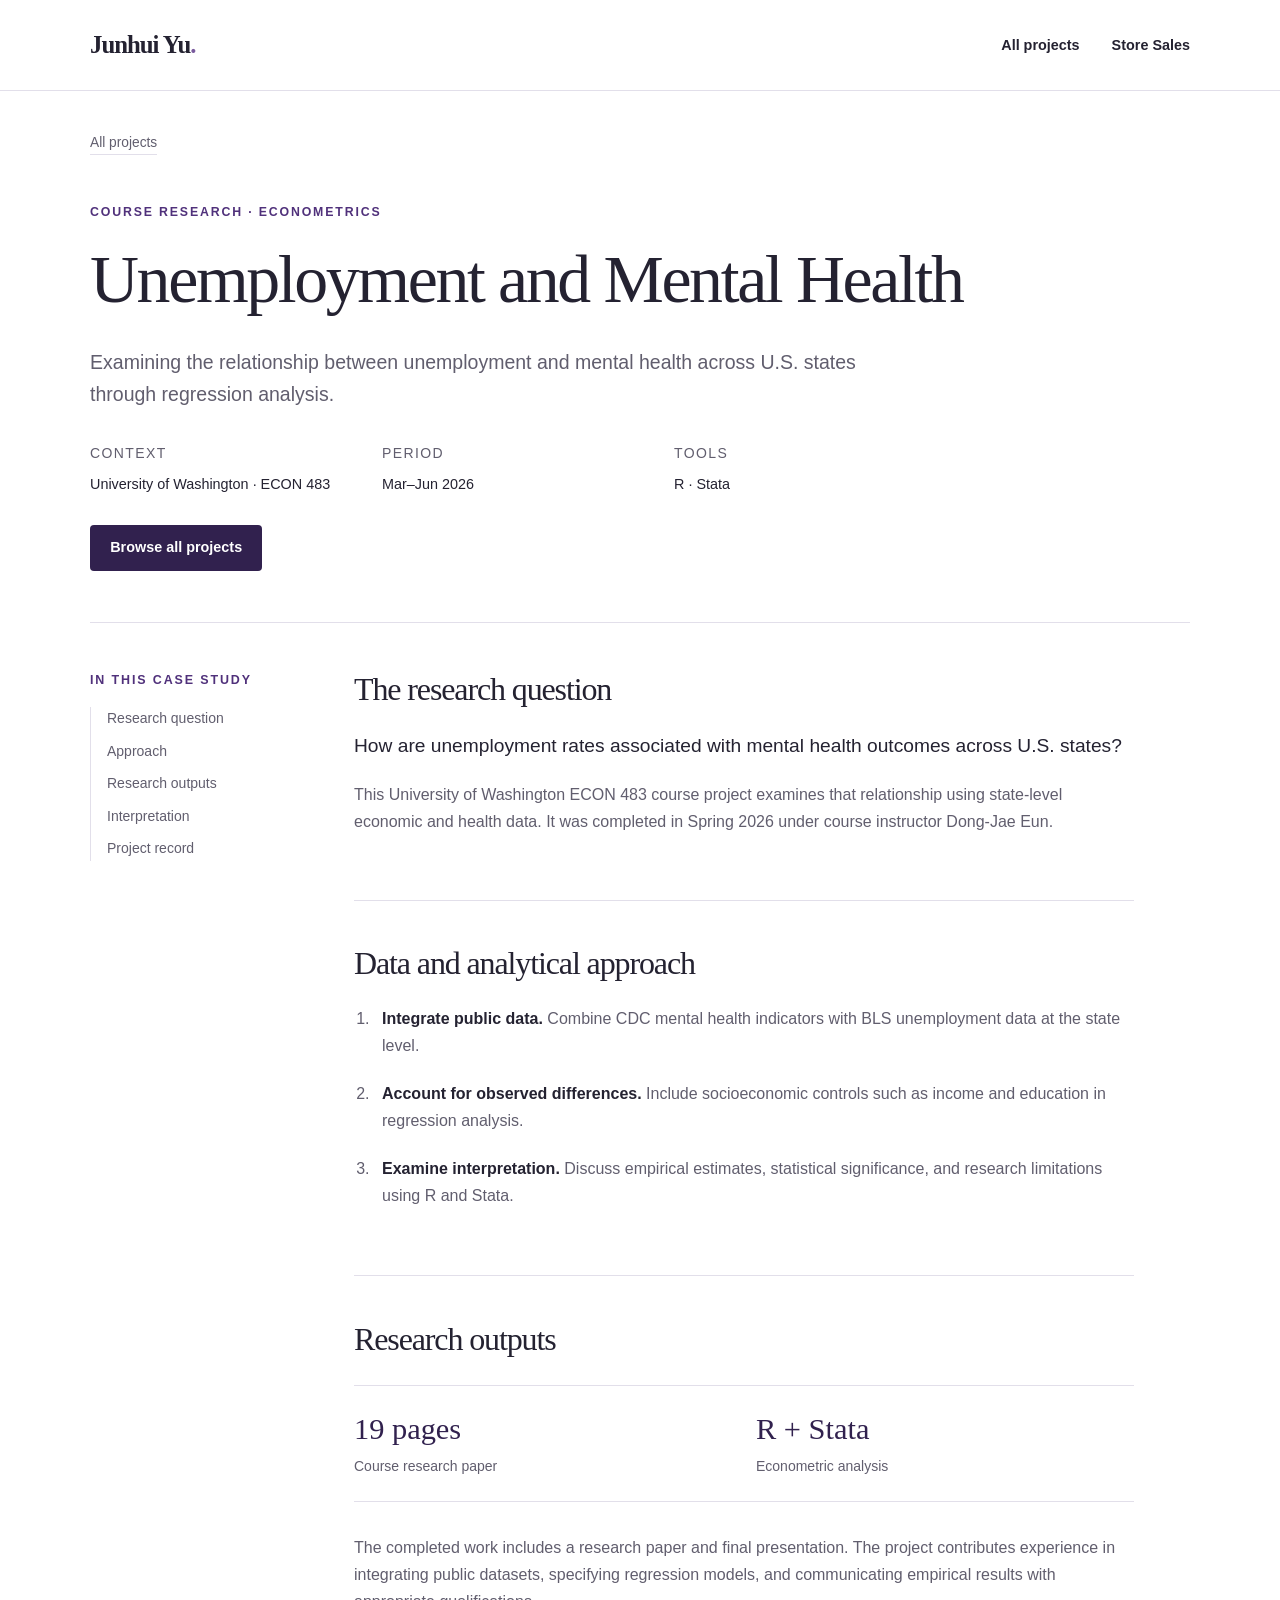
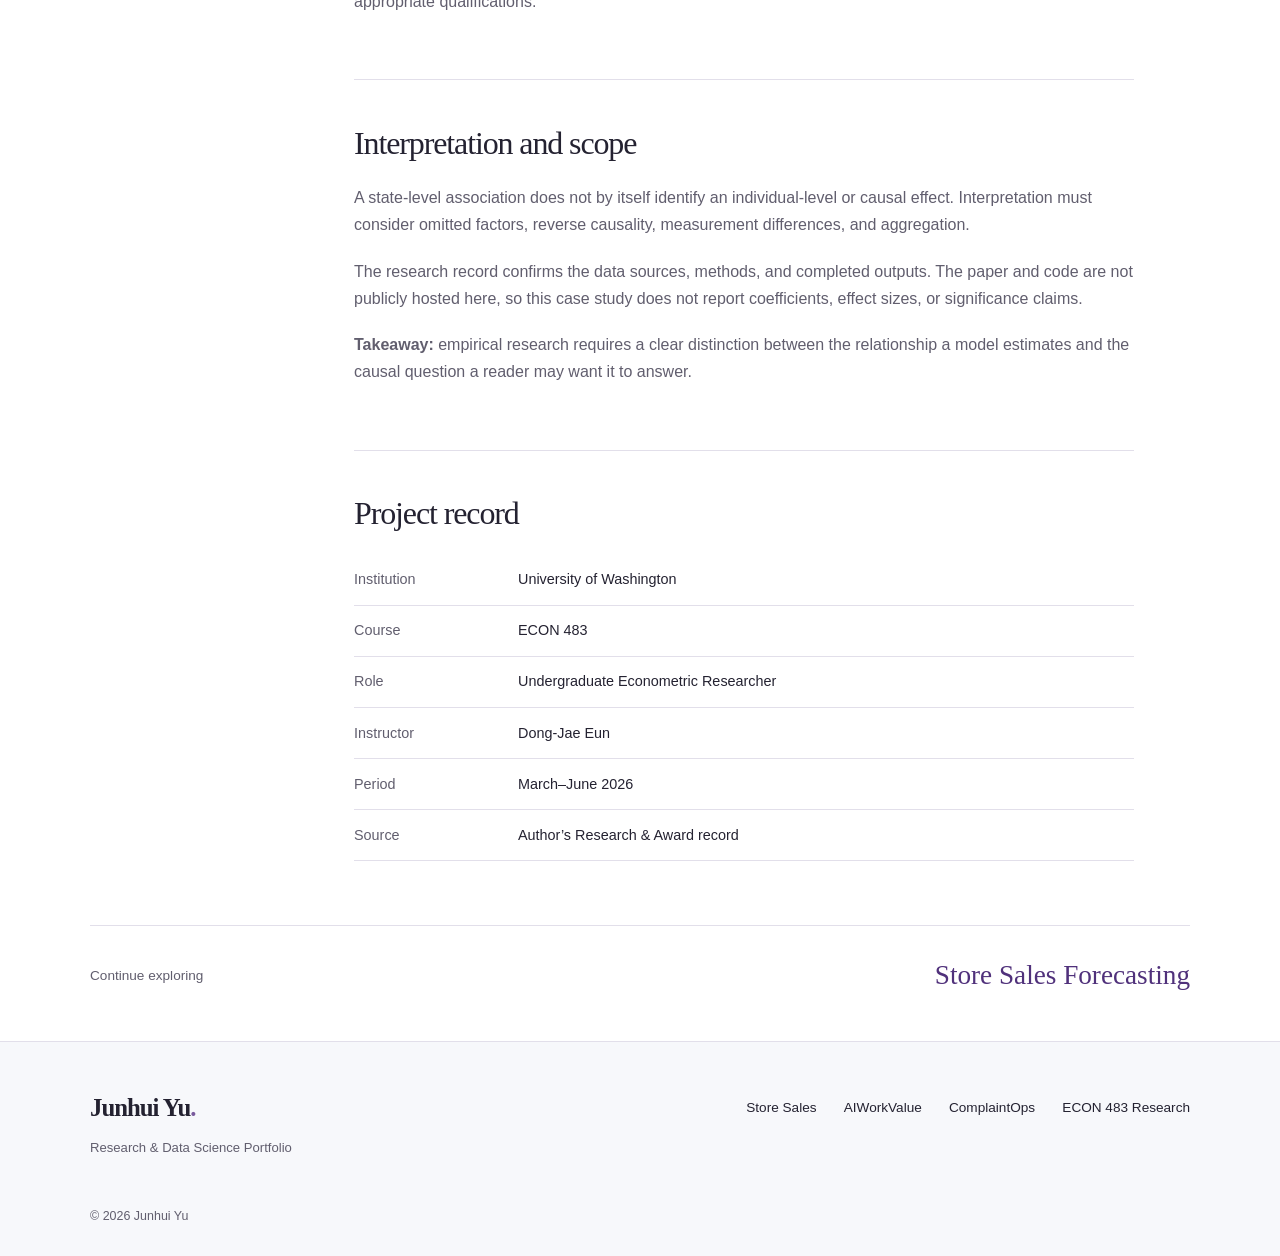
<file: unemployment-mental-health.html>
<!doctype html><html lang="en"><head><meta charset="utf-8"><meta name="viewport" content="width=device-width, initial-scale=1"><meta name="color-scheme" content="light"><meta name="description" content="Examining the relationship between unemployment and mental health across U.S. states through regression analysis."><meta property="og:title" content="Unemployment and Mental Health | Junhui Yu"><meta property="og:description" content="Examining the relationship between unemployment and mental health across U.S. states through regression analysis."><meta property="og:type" content="website"><meta name="theme-color" content="#31214e"><title>Unemployment and Mental Health | Junhui Yu</title><link rel="icon" href="favicon.svg" type="image/svg+xml"><link rel="stylesheet" href="styles.css"></head><body><a class="skip-link" href="#main">Skip to content</a><header class="site-header"><div class="shell header-inner"><a class="wordmark" href="index.html" aria-label="Junhui Yu home">Junhui Yu<span class="wordmark-dot">.</span></a><nav aria-label="Main navigation"><a href="index.html#projects">All projects</a><a href="store-sales.html">Store Sales</a></nav></div></header><main id="main"><div class="shell"><a class="back-link" href="index.html#projects">All projects</a><section class="study-hero"><p class="eyebrow">Course research · Econometrics</p><h1>Unemployment and Mental Health</h1><p class="study-summary">Examining the relationship between unemployment and mental health across U.S. states through regression analysis.</p><dl class="project-meta"><div><dt>Context</dt><dd>University of Washington · ECON 483</dd></div><div><dt>Period</dt><dd>Mar–Jun 2026</dd></div><div><dt>Tools</dt><dd>R · Stata</dd></div></dl><div class="actions"><a href="index.html#projects" class="button primary">Browse all projects</a></div></section><div class="study-layout"><aside class="study-sidebar"><p class="eyebrow">In this case study</p><nav aria-label="Case study sections"><a href="#question">Research question</a><a href="#approach">Approach</a><a href="#outputs">Research outputs</a><a href="#limits">Interpretation</a><a href="#context">Project record</a></nav></aside><article class="study-content"><section class="study-section" id="question"><h2>The research question</h2><p class="lead">How are unemployment rates associated with mental health outcomes across U.S. states?</p><p>This University of Washington ECON 483 course project examines that relationship using state-level economic and health data. It was completed in Spring 2026 under course instructor Dong-Jae Eun.</p></section><section class="study-section" id="approach"><h2>Data and analytical approach</h2><ol class="method-list"><li><strong>Integrate public data.</strong> Combine CDC mental health indicators with BLS unemployment data at the state level.</li><li><strong>Account for observed differences.</strong> Include socioeconomic controls such as income and education in regression analysis.</li><li><strong>Examine interpretation.</strong> Discuss empirical estimates, statistical significance, and research limitations using R and Stata.</li></ol></section><section class="study-section" id="outputs"><h2>Research outputs</h2><div class="stat-grid two"><div><strong>19 pages</strong><span>Course research paper</span></div><div><strong>R + Stata</strong><span>Econometric analysis</span></div></div><p>The completed work includes a research paper and final presentation. The project contributes experience in integrating public datasets, specifying regression models, and communicating empirical results with appropriate qualifications.</p></section><section class="study-section" id="limits"><h2>Interpretation and scope</h2><p>A state-level association does not by itself identify an individual-level or causal effect. Interpretation must consider omitted factors, reverse causality, measurement differences, and aggregation.</p><p>The research record confirms the data sources, methods, and completed outputs. The paper and code are not publicly hosted here, so this case study does not report coefficients, effect sizes, or significance claims.</p><p><strong>Takeaway:</strong> empirical research requires a clear distinction between the relationship a model estimates and the causal question a reader may want it to answer.</p></section><section class="study-section" id="context"><h2>Project record</h2><dl class="record-list"><div><dt>Institution</dt><dd>University of Washington</dd></div><div><dt>Course</dt><dd>ECON 483</dd></div><div><dt>Role</dt><dd>Undergraduate Econometric Researcher</dd></div><div><dt>Instructor</dt><dd>Dong-Jae Eun</dd></div><div><dt>Period</dt><dd>March–June 2026</dd></div><div><dt>Source</dt><dd>Author’s Research &amp; Award record</dd></div></dl></section></article></div><div class="next-project"><span>Continue exploring</span><a href="store-sales.html">Store Sales Forecasting</a></div></div></main><footer class="site-footer"><div class="shell footer-inner"><div><a class="wordmark" href="index.html">Junhui Yu<span class="wordmark-dot">.</span></a><p>Research &amp; Data Science Portfolio</p></div><nav class="footer-links" aria-label="Project navigation"><a href="store-sales.html">Store Sales</a><a href="aiworkvalue.html">AIWorkValue</a><a href="complaintops.html">ComplaintOps</a><a href="unemployment-mental-health.html">ECON 483 Research</a></nav></div><div class="shell footer-note">© 2026 Junhui Yu</div></footer></body></html>
</file>
<file: styles.css>
:root{--ink:#242231;--muted:#615e6e;--accent:#50317b;--accent-dark:#31214e;--pale:#f2eef8;--line:#e2dfea;--paper:#fff;--soft:#f7f8fb;--serif:Georgia,'Times New Roman',serif;--sans:-apple-system,BlinkMacSystemFont,'Segoe UI',Arial,sans-serif}*{box-sizing:border-box}html{scroll-behavior:smooth;scroll-padding-top:7rem}body{margin:0;background:var(--paper);color:var(--ink);font-family:var(--sans);font-size:1rem;line-height:1.7;-webkit-font-smoothing:antialiased}a{color:inherit;text-decoration:none}a:hover{color:var(--accent)}a:focus-visible{outline:3px solid #8c6ab5;outline-offset:5px;border-radius:2px}p{margin:0 0 1.2rem}h1,h2,h3{margin:0;font-weight:400;line-height:1.15}h1,h2{font-family:var(--serif);letter-spacing:-.035em}h3{letter-spacing:-.025em}strong{font-weight:650}::selection{background:#e4d9f5}.shell{max-width:1180px;margin:0 auto;padding-left:2.5rem;padding-right:2.5rem}.sr-only{position:absolute;width:1px;height:1px;padding:0;margin:-1px;overflow:hidden;clip:rect(0,0,0,0);white-space:nowrap;border:0}.skip-link{position:fixed;left:1rem;top:-5rem;z-index:100;padding:.65rem 1rem;background:var(--accent-dark);color:white}.skip-link:focus{top:1rem}.site-header{border-bottom:1px solid var(--line);background:rgba(255,255,255,.97);position:sticky;top:0;z-index:10}.header-inner{min-height:90px;display:flex;align-items:center;justify-content:space-between;gap:2rem}.wordmark{font-family:var(--serif);font-size:1.55rem;font-weight:700;letter-spacing:-.04em;white-space:nowrap}.wordmark-dot{color:#795a9d}.header-inner nav{display:flex;align-items:center;gap:2rem;font-size:.9rem;font-weight:550}.header-inner nav a:hover{text-decoration:underline;text-underline-offset:6px}.hero{display:grid;grid-template-columns:1.35fr 1fr;gap:6rem;padding-top:6.7rem;padding-bottom:6.8rem;align-items:center}.eyebrow{font-size:.77rem;letter-spacing:.15em;line-height:1.6;text-transform:uppercase;font-weight:650;color:var(--accent);margin-bottom:1.1rem}.hero h1{font-size:clamp(3.8rem,6.7vw,5.4rem);margin-bottom:1.25rem}.hero-statement{font-family:var(--serif);font-size:1.85rem;line-height:1.35;letter-spacing:-.025em;margin-bottom:1.3rem}.hero-description{max-width:440px;color:var(--muted);font-size:1.05rem}.actions{display:flex;align-items:center;gap:1.5rem;flex-wrap:wrap;margin-top:1.8rem}.button{display:inline-flex;align-items:center;justify-content:center;min-height:46px;padding:.7rem 1.2rem;font-size:.9rem;font-weight:600;border:1px solid transparent;border-radius:4px;line-height:1.5;transition:background .15s}.button.primary{background:var(--accent-dark);color:white}.button.primary:hover{background:#523574}.text-link{font-size:.9rem;font-weight:600;border-bottom:1px solid #b9accb;padding:.2rem 0}.hero-index{border-top:2px solid var(--accent-dark);padding-top:1.1rem}.index-heading{display:flex;justify-content:space-between;gap:1rem;color:var(--muted);font-size:.77rem;text-transform:uppercase;letter-spacing:.1em;padding-bottom:.6rem}.hero-index>a{display:block;border-bottom:1px solid var(--line);padding:1.25rem 0}.hero-index>a span{display:block;text-transform:uppercase;font-size:.71rem;letter-spacing:.12em;color:var(--accent);margin-bottom:.25rem}.hero-index>a strong{display:block;font-family:var(--serif);font-size:1.35rem;font-weight:400;line-height:1.4}.hero-index>a small{font-size:.86rem;color:var(--muted)}.projects-section{background:var(--soft);padding:5rem 0 5.5rem;border-top:1px solid #eeedf3;border-bottom:1px solid #eeedf3}.section-heading{display:flex;justify-content:space-between;gap:3rem;align-items:flex-end;margin-bottom:2.5rem}.section-heading h2,.about-section h2{font-size:2.65rem;line-height:1.18}.section-heading>p{font-size:.94rem;color:var(--muted);margin-bottom:.2rem}.featured-project{display:grid;grid-template-columns:1fr 1fr;background:white;border:1px solid var(--line);border-radius:7px;overflow:hidden;margin-bottom:1.8rem}.featured-copy{padding:2.7rem}.featured-copy h3{font-family:var(--serif);font-size:2.85rem;line-height:1.1;margin-bottom:1.4rem}.featured-copy>p:not(.eyebrow){font-size:1rem;color:var(--muted)}.featured-copy .actions{gap:1.2rem}.tags{display:flex;flex-wrap:wrap;gap:.4rem;margin-top:1.2rem}.tags span{font-size:.76rem;line-height:1.5;color:var(--muted);border:1px solid var(--line);padding:.22rem .55rem;border-radius:3px}.featured-evidence{background:var(--accent-dark);color:white;padding:2.7rem;display:flex;flex-direction:column;justify-content:center}.evidence-label{font-size:.75rem;letter-spacing:.13em;text-transform:uppercase;color:#d1c3e3;margin-bottom:.4rem}.big-score{font-family:var(--serif);font-size:4.1rem;line-height:1.2;font-variant-numeric:tabular-nums;letter-spacing:-.035em}.score-change{color:#dfd5eb;font-size:.9rem;margin-top:.45rem;margin-bottom:2rem}.score-change strong{color:white}.score-chart{width:100%;margin:1rem 0 1.2rem;font-variant-numeric:tabular-nums}.chart-top{display:flex;justify-content:space-between;gap:1rem;font-size:.75rem;line-height:1.5;color:var(--muted);margin-bottom:1rem}.bar-row{display:grid;grid-template-columns:1.6rem minmax(0,1fr) 4.2rem;align-items:center;gap:.65rem;font-size:.85rem;margin:.85rem 0}.bar-track{background:#eeebf3;overflow:hidden;height:12px;border-radius:2px}.bar{height:100%;background:#bfb3d1;border-radius:2px}.bar-row strong{font-weight:500;text-align:right}.bar-row.best .bar{background:#6d4996}.bar-row.best strong{font-weight:750}.chart-axis{display:flex;justify-content:space-between;font-size:.7rem;color:var(--muted);margin:0 4.85rem 0 2.25rem;border-top:1px solid var(--line);padding-top:.3rem}.featured-evidence .chart-top,.featured-evidence .chart-axis{color:#d3c7e3}.featured-evidence .bar-track{background:#4c3866}.featured-evidence .bar{background:#8d77a9}.featured-evidence .best .bar{background:#e4d8f7}.featured-evidence .chart-axis{border-color:#6b557e}.chart-note{font-size:.76rem;color:#d3c7e3;line-height:1.6;margin:0;max-width:320px}.project-grid{display:grid;grid-template-columns:repeat(3,minmax(0,1fr));gap:1.4rem}.project-card{background:white;border:1px solid var(--line);border-radius:6px;padding:1.9rem;display:flex;flex-direction:column}.card-category{font-size:.71rem;line-height:1.6;text-transform:uppercase;letter-spacing:.09em;color:var(--accent);margin-bottom:1.2rem}.project-card h3{font-family:var(--serif);font-size:1.75rem;line-height:1.18;min-height:4.15rem;margin-bottom:1rem}.project-card>p{font-size:.92rem;color:var(--muted);line-height:1.75;margin-bottom:1.5rem}.card-evidence{border-top:1px solid var(--line);padding-top:1.1rem;margin-top:auto}.card-evidence strong{font-size:.98rem;display:block}.card-evidence span{font-size:.78rem;color:var(--muted);line-height:1.5;display:block;margin-top:.3rem}.project-card .tags{margin-top:1rem}.case-link{font-size:.88rem;font-weight:650;border-top:1px solid var(--line);margin-top:1.6rem;padding-top:1.15rem}.case-link:hover{text-decoration:underline;text-underline-offset:4px}.about-section{display:grid;grid-template-columns:1fr 1.6fr;gap:6rem;padding-top:5.5rem;padding-bottom:6rem}.about-copy{color:var(--muted)}.lead{font-size:1.2rem;line-height:1.65;color:var(--ink)}.skills{display:grid;grid-template-columns:1fr 1fr;gap:2rem;margin-top:2rem;border-top:1px solid var(--line);padding-top:1.7rem}.skills h3{font-size:.95rem;font-weight:650;letter-spacing:0;color:var(--ink);margin-bottom:.65rem}.skills p{font-size:.89rem;margin-bottom:0}.site-footer{background:var(--soft);border-top:1px solid var(--line);padding:2.8rem 0 1.8rem}.footer-inner{display:flex;justify-content:space-between;gap:2rem}.footer-inner p{font-size:.82rem;color:var(--muted);margin-top:.5rem}.footer-links{display:flex;gap:1.7rem;align-items:flex-start;font-size:.85rem;padding-top:.3rem}.footer-links a:hover{text-decoration:underline}.footer-note{font-size:.73rem;color:var(--muted);margin-top:1.7rem}.back-link{display:inline-block;font-size:.86rem;color:var(--muted);border-bottom:1px solid var(--line);margin-top:2.5rem}.study-hero{padding:3rem 0 3.2rem;border-bottom:1px solid var(--line)}.study-hero h1{font-size:clamp(2.8rem,5.3vw,4.3rem);max-width:920px}.study-summary{font-size:1.22rem;color:var(--muted);max-width:800px;margin-top:1.7rem;margin-bottom:2rem;line-height:1.65}.project-meta{display:grid;grid-template-columns:1fr 1fr 1.6fr;gap:2rem;max-width:1000px;margin:0;padding:0}.project-meta dt{font-size:.71rem;letter-spacing:.1em;text-transform:uppercase;color:var(--muted);margin-bottom:.35rem}.project-meta dd{margin:0;font-size:.9rem}.study-layout{display:grid;grid-template-columns:200px minmax(0,1fr);gap:4rem;padding-top:3rem;padding-bottom:4rem}.study-sidebar{align-self:start;position:sticky;top:125px}.study-sidebar .eyebrow{font-size:.68rem;margin-bottom:1rem}.study-sidebar nav{display:flex;flex-direction:column;gap:.55rem;border-left:1px solid var(--line);padding-left:1rem;font-size:.85rem;color:var(--muted)}.study-sidebar a:hover{color:var(--accent);text-decoration:underline}.study-content{min-width:0;max-width:780px}.study-section{padding-bottom:2.8rem;margin-bottom:2.8rem;border-bottom:1px solid var(--line);scroll-margin-top:7rem}.study-section:last-child{border-bottom:0;margin-bottom:0;padding-bottom:0}.study-section h2{font-family:var(--serif);font-size:2rem;margin-bottom:1.4rem}.study-section p{color:var(--muted)}.study-section p.lead{color:var(--ink)}.stat-grid{display:grid;grid-template-columns:repeat(3,minmax(0,1fr));gap:1.5rem;margin:1.7rem 0 2rem;padding:1.5rem 0;border-top:1px solid var(--line);border-bottom:1px solid var(--line)}.stat-grid.two{grid-template-columns:repeat(2,minmax(0,1fr))}.stat-grid strong{display:block;font-family:var(--serif);font-size:1.9rem;font-weight:400;color:var(--accent-dark);line-height:1.3}.stat-grid span{display:block;font-size:.79rem;line-height:1.5;color:var(--muted);margin-top:.4rem}.method-list{padding-left:1.25rem;color:var(--muted)}.method-list li{padding-left:.5rem;margin-bottom:1.3rem}.method-list strong{color:var(--ink)}.source-note{font-size:.82rem;line-height:1.7;border-left:2px solid #cbbddc;padding-left:1rem}.resource-list{list-style:none;padding:0;margin:0}.resource-list li{padding:1rem 0;border-bottom:1px solid var(--line)}.resource-list li:first-child{padding-top:0}.resource-list li:last-child{border-bottom:0}.resource-list a{font-weight:600;color:var(--accent);text-decoration:underline;text-underline-offset:4px}.resource-list span{display:block;color:var(--muted);font-size:.87rem;margin-top:.3rem}.result-pair{display:grid;grid-template-columns:1fr 1fr;gap:2rem;padding:1.7rem 0;margin:1rem 0 1.8rem;border-top:1px solid var(--line);border-bottom:1px solid var(--line)}.result-pair span{font-size:.82rem;color:var(--muted);display:block}.result-pair strong{font-family:var(--serif);font-size:2.25rem;display:block;color:var(--accent-dark);font-weight:400;margin:.4rem 0}.result-pair p{font-size:.86rem;margin-bottom:0}.workflow{display:grid;grid-template-columns:repeat(4,minmax(0,1fr));gap:1px;background:var(--line);border:1px solid var(--line);border-radius:4px;overflow:hidden;margin:1.5rem 0 2rem}.workflow span{padding:1rem .7rem;background:var(--pale);font-size:.78rem;font-weight:600;text-align:center;line-height:1.5;color:var(--accent-dark)}.record-list{margin:0}.record-list div{display:grid;grid-template-columns:140px 1fr;gap:1.5rem;border-bottom:1px solid var(--line);padding:.8rem 0;font-size:.9rem}.record-list dt{color:var(--muted)}.record-list dd{margin:0}.next-project{padding:2rem 0 3rem;border-top:1px solid var(--line);display:flex;align-items:center;justify-content:space-between;gap:2rem}.next-project span{color:var(--muted);font-size:.85rem}.next-project>a{font-family:var(--serif);font-size:1.7rem;line-height:1.3;color:var(--accent)}
@media(min-width:1450px){.hero{padding-top:7.5rem;padding-bottom:7.5rem}}@media(max-width:1000px){.hero{gap:3rem}.hero-statement{font-size:1.6rem}.featured-copy,.featured-evidence{padding:2rem}.project-card{padding:1.4rem}.project-grid{gap:1rem}.project-card h3{font-size:1.5rem}.about-section{gap:3rem}.study-layout{gap:2.5rem;grid-template-columns:160px minmax(0,1fr)}.section-heading h2,.about-section h2{font-size:2.3rem}.section-heading>p{max-width:250px}.desktop-break{display:none}}
@media(max-width:760px){html{scroll-padding-top:8rem}.shell{padding-left:1.4rem;padding-right:1.4rem}.header-inner{min-height:95px;gap:.7rem;flex-wrap:wrap;justify-content:flex-start;padding-top:.85rem;padding-bottom:.85rem}.wordmark{font-size:1.4rem}.header-inner nav{margin-left:auto;gap:1rem;font-size:.8rem}.hero{grid-template-columns:1fr;gap:3rem;padding-top:3.5rem;padding-bottom:3.5rem}.hero h1{font-size:4.1rem}.hero-statement{font-size:1.7rem;max-width:400px}.hero-description{font-size:1rem}.hero-index{max-width:none}.hero-index>a{padding:.9rem 0}.hero-index>a strong{font-size:1.2rem}.hero-index>a small{font-size:.82rem}.projects-section{padding:3.3rem 0}.section-heading{display:block;margin-bottom:2rem}.section-heading>p{max-width:none;margin-top:1.2rem}.section-heading h2,.about-section h2{font-size:2.2rem}.featured-project{grid-template-columns:1fr}.featured-copy{padding:1.8rem}.featured-copy h3{font-size:2.5rem}.featured-evidence{padding:1.8rem}.big-score{font-size:3.6rem}.featured-evidence .score-chart{max-width:480px}.project-grid{grid-template-columns:1fr}.project-card{padding:1.8rem}.project-card h3{font-size:1.8rem;min-height:0}.project-card>p{font-size:1rem}.card-category{font-size:.75rem}.card-evidence span{font-size:.82rem}.case-link{font-size:.95rem}.about-section{grid-template-columns:1fr;gap:1.8rem;padding-top:3.5rem;padding-bottom:3.8rem}.about-section h2 br{display:none}.skills{gap:1.5rem}.footer-inner{flex-direction:column;gap:1rem}.footer-links{flex-wrap:wrap;gap:1.3rem}.footer-note{margin-top:2rem}.study-hero{padding:2rem 0 2.5rem}.study-hero h1{font-size:2.9rem}.study-summary{font-size:1.1rem}.project-meta{grid-template-columns:1fr 1fr;gap:1.1rem 1.5rem}.project-meta>div:last-child{grid-column:1/-1}.study-layout{display:block;padding-top:2rem;padding-bottom:2.5rem}.study-sidebar{position:static;border-bottom:1px solid var(--line);padding-bottom:1.5rem;margin-bottom:2.2rem}.study-sidebar nav{flex-direction:row;flex-wrap:wrap;gap:.6rem 1.1rem;border:0;padding:0;font-size:.85rem}.study-section{margin-bottom:2.2rem;padding-bottom:2.2rem}.study-section h2{font-size:1.9rem}.study-section{scroll-margin-top:8rem}.stat-grid{gap:1rem}.stat-grid strong{font-size:1.5rem}.stat-grid span{font-size:.77rem}.result-pair{gap:1.5rem}.result-pair strong{font-size:1.9rem}.workflow{grid-template-columns:1fr 1fr}.next-project{display:block}.next-project span{display:block;margin-bottom:.6rem}.next-project>a{font-size:1.55rem}.back-link{margin-top:1.7rem}}
@media(max-width:420px){.header-inner{display:block}.header-inner nav{margin-top:.6rem;justify-content:space-between;gap:.5rem}.hero h1{font-size:3.6rem}.actions{gap:1rem}.button{padding:.65rem 1rem}.featured-copy,.featured-evidence,.project-card{padding:1.4rem}.section-heading h2{font-size:2rem}.skills,.result-pair{grid-template-columns:1fr}.stat-grid{gap:.65rem}.stat-grid strong{font-size:1.35rem}.stat-grid span{font-size:.75rem}.study-hero h1{font-size:2.55rem}.chart-top{font-size:.7rem;gap:.5rem}.record-list div{grid-template-columns:105px 1fr;gap:1rem}.bar-row{grid-template-columns:1.4rem minmax(0,1fr) 4rem;gap:.5rem}.chart-axis{margin-left:1.9rem;margin-right:4.5rem}}
@media(prefers-reduced-motion:reduce){html{scroll-behavior:auto}*{transition:none!important}}@media print{.site-header,.site-footer,.study-sidebar,.actions,.next-project,.back-link{display:none}.shell{max-width:none;padding:0}.study-layout{display:block}.study-hero{padding:1rem 0}.study-content{max-width:none}a{color:inherit}.study-section{break-inside:avoid}.hero{padding:1rem 0}.project-grid{grid-template-columns:1fr}.featured-project{break-inside:avoid}.projects-section{background:white}.featured-evidence{background:#f2eef8;color:#242231}.featured-evidence .chart-note,.featured-evidence .chart-top,.featured-evidence .chart-axis{color:#615e6e}}

/* Readable labels and narrow-screen statistics. */
.header-inner nav,.study-sidebar nav,.index-heading,.hero-index>a span,.card-category,.project-meta dt{font-size:.875rem}.project-card>p,.skills p{font-size:1rem}.study-sidebar .eyebrow,.footer-note,.chart-axis,.chart-top{font-size:.78rem}.tags span,.evidence-label,.card-evidence span,.stat-grid span,.chart-note{font-size:.875rem}.bar-row{font-size:.9rem}@media(max-width:420px){.header-inner nav{font-size:.875rem}.stat-grid{grid-template-columns:1fr;gap:1.2rem}.stat-grid.two{grid-template-columns:1fr 1fr}.stat-grid strong{font-size:1.65rem}.stat-grid span{font-size:.875rem}.card-category{font-size:.875rem}.chart-top{font-size:.75rem}.header-inner{min-height:104px}.study-section{scroll-margin-top:8rem}}
.study-section{scroll-margin-top:1rem}

/* Project-only presentation. */
.work-intro{display:grid;grid-template-columns:1.2fr 1fr;gap:4rem;align-items:end;padding-top:4rem;padding-bottom:4rem}.work-intro h1{font-size:clamp(3.5rem,6vw,5rem)}.work-intro .eyebrow{margin-bottom:.8rem}.intro-description>p{font-family:var(--serif);font-size:1.55rem;line-height:1.4;letter-spacing:-.02em;margin-bottom:.65rem}.intro-description>span{font-size:.94rem;color:var(--muted)}.projects-section{padding-top:3.5rem}.section-heading h2{max-width:610px;font-size:2.4rem}.footer-links{flex-wrap:wrap;max-width:570px;justify-content:flex-end;gap:1rem 1.7rem}.bar{background:#8f79a9}.featured-evidence .bar{background:#a58dbf}.featured-evidence .best .bar{background:#e4d8f7}.header-inner nav{font-size:.9rem}@media(max-width:760px){.work-intro{grid-template-columns:1fr;gap:1.5rem;padding-top:2.6rem;padding-bottom:2.8rem}.work-intro h1{font-size:3.6rem}.intro-description>p{font-size:1.4rem}.section-heading h2{font-size:2.1rem}.footer-links{justify-content:flex-start}.header-inner{min-height:82px;flex-wrap:nowrap;gap:1rem}.header-inner nav{gap:1rem;white-space:nowrap;font-size:.875rem}.projects-section{padding-top:2.8rem}}@media(max-width:420px){.header-inner{display:flex;min-height:82px}.header-inner nav{margin-top:0;gap:.8rem}.header-inner .wordmark{font-size:1.2rem}.header-inner nav{font-size:.875rem}.work-intro h1{font-size:3.3rem}.work-intro .eyebrow{max-width:260px}.section-heading h2{font-size:2rem}}
.workflow span,.resource-list span,.result-pair span,.result-pair p,.source-note{font-size:.875rem}.header-inner nav a{display:inline-flex;align-items:center;min-height:44px}.footer-links a{display:inline-flex;align-items:center;min-height:32px}
</file>
